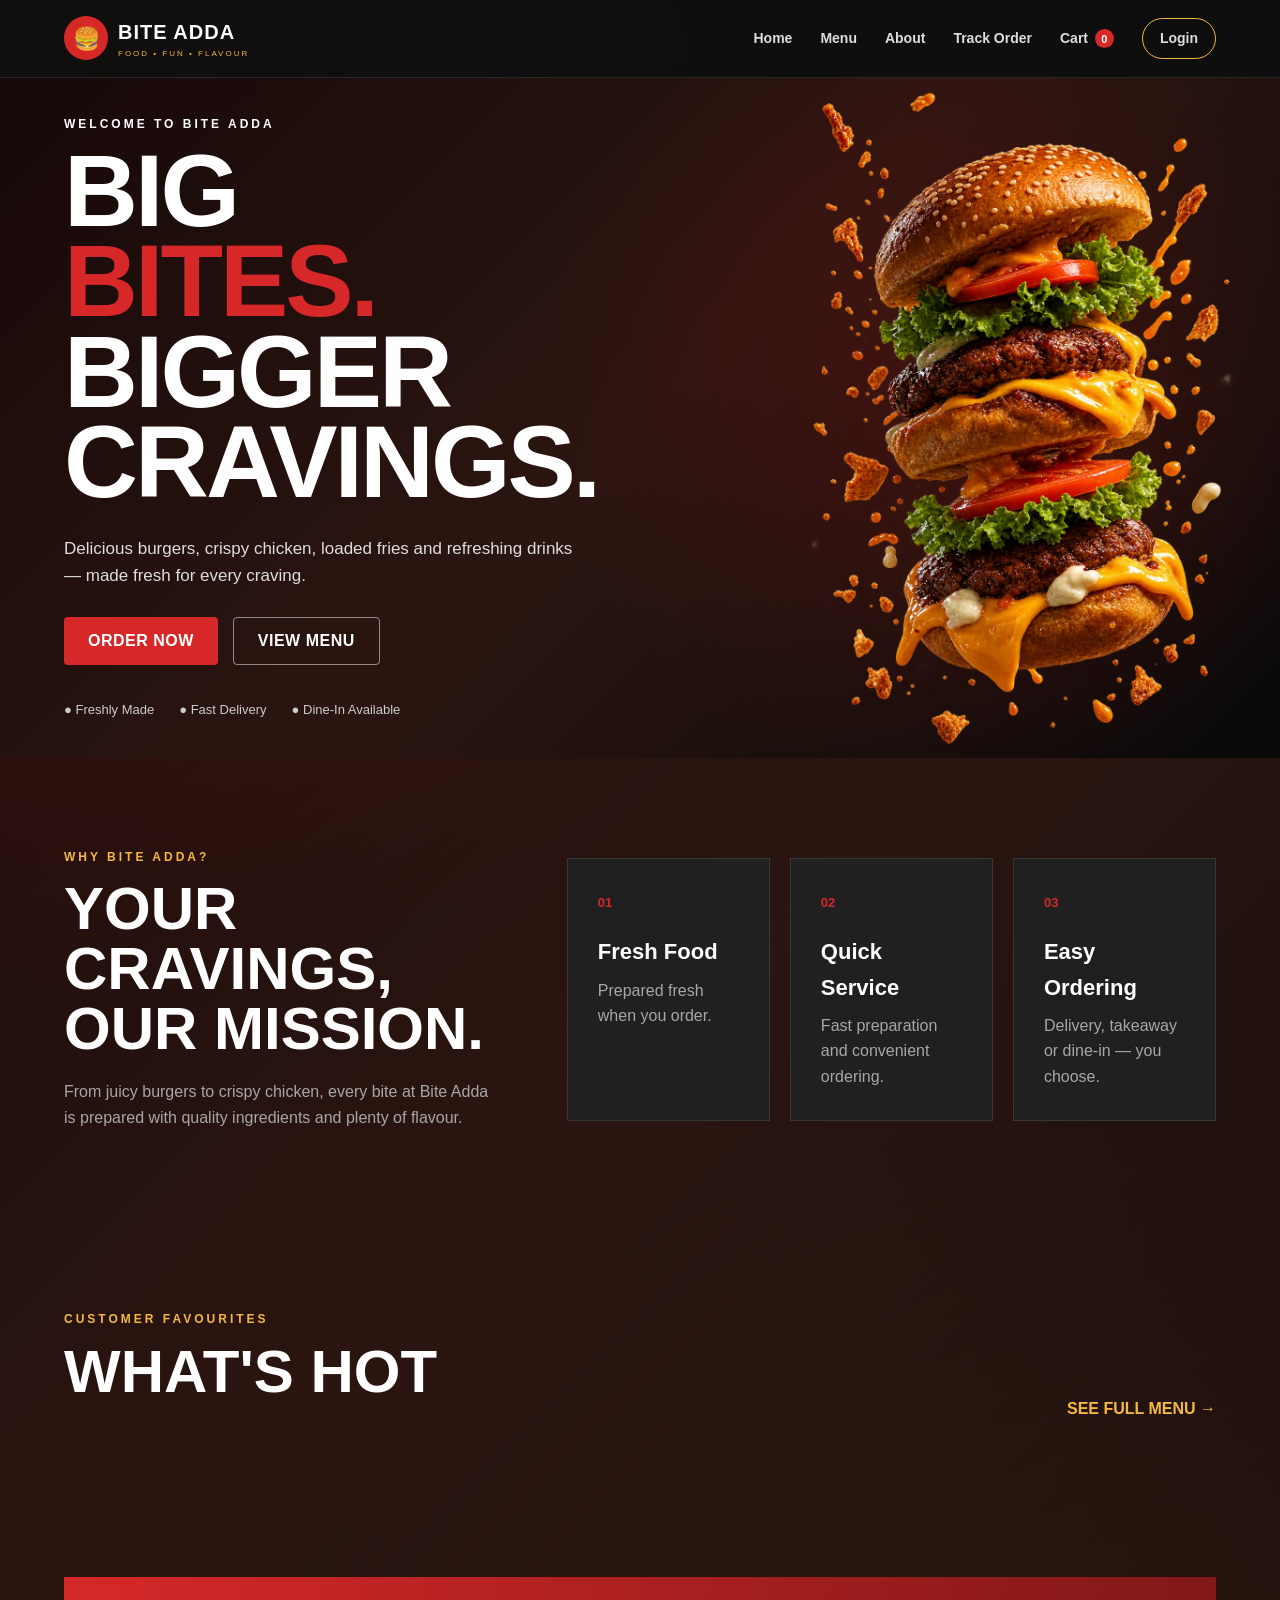
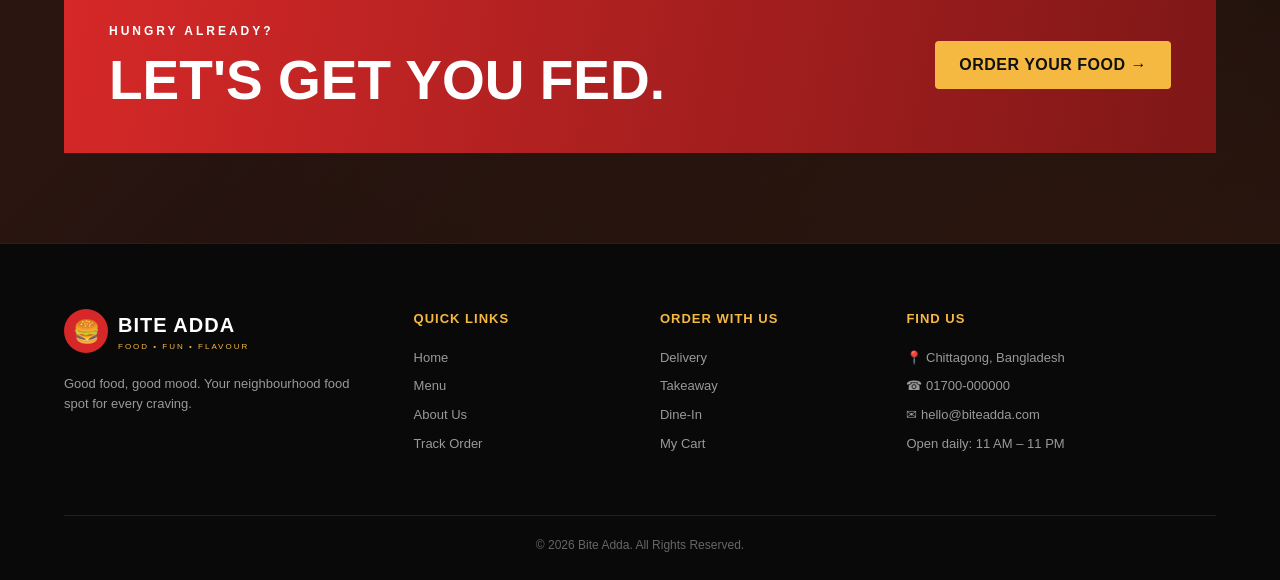
<file: index.html>
<!DOCTYPE html>
<html lang="en">

<head>
    <meta charset="UTF-8">

    <meta name="viewport"
          content="width=device-width, initial-scale=1.0">

    <title>Bite Adda | Home</title>

    <link rel="stylesheet"
          href="css/style.css">
</head>

<body data-page="home">

    
<header class="site-header">

    <a href="index.html" class="brand">

        <div class="brand-mark">
            🍔
        </div>

        <div>
            <b>BITE ADDA</b>

            <small>
                FOOD • FUN • FLAVOUR
            </small>
        </div>

    </a>


    <button
        class="nav-toggle"
        id="navToggle"
        aria-label="Open navigation">

        ☰

    </button>


    <nav class="nav" id="mainNav">

        <a href="index.html" data-nav="home">
            Home
        </a>

        <a href="menu.html" data-nav="menu">
            Menu
        </a>

        <a href="about.html" data-nav="about">
            About
        </a>

        <a href="track.html" data-nav="track">
            Track Order
        </a>

        <a href="cart.html" data-nav="cart">
            Cart
            <span class="cart-badge" id="cartCount">0</span>
        </a>

        <a href="login.html" class="login-pill">
            Login
        </a>

    </nav>

</header>



    <!-- ==============================
         HERO SECTION
    =============================== -->

    <main>

    <section class="hero">

    <div class="hero-overlay"></div>


    <!-- HERO TEXT -->

    <div class="hero-content">

        <p class="eyebrow">
            WELCOME TO BITE ADDA
        </p>

        <h1>
            BIG<br>
            <span>BITES.</span><br>
            BIGGER<br>
            CRAVINGS.
        </h1>

        <p class="hero-copy">
            Delicious burgers, crispy chicken,
            loaded fries and refreshing drinks —
            made fresh for every craving.
        </p>


        <div class="hero-buttons">

            <a href="menu.html"
               class="btn btn-red">
                ORDER NOW
            </a>

            <a href="menu.html"
               class="btn btn-outline">
                VIEW MENU
            </a>

        </div>


        <div class="hero-features">

            <span>● Freshly Made</span>

            <span>● Fast Delivery</span>

            <span>● Dine-In Available</span>

        </div>

    </div>


    <!-- HERO BURGER -->

    <div class="hero-burger">

        <img
            src="images/BurgerHome.jpg"
            alt="Delicious burger">

    </div>

</section>


        <!-- ==============================
             INTRODUCTION
        =============================== -->

        <section class="home-section intro">

            <div class="intro-text">

                <p class="eyebrow gold">
                    WHY BITE ADDA?
                </p>

                <h2>
                    YOUR CRAVINGS,
                    OUR MISSION.
                </h2>

                <p>
                    From juicy burgers to crispy chicken,
                    every bite at Bite Adda is prepared
                    with quality ingredients and plenty
                    of flavour.
                </p>

            </div>


            <div class="feature-grid">

                <article class="feature-card">

                    <span>01</span>

                    <h3>
                        Fresh Food
                    </h3>

                    <p>
                        Prepared fresh when you order.
                    </p>

                </article>


                <article class="feature-card">

                    <span>02</span>

                    <h3>
                        Quick Service
                    </h3>

                    <p>
                        Fast preparation and convenient
                        ordering.
                    </p>

                </article>


                <article class="feature-card">

                    <span>03</span>

                    <h3>
                        Easy Ordering
                    </h3>

                    <p>
                        Delivery, takeaway or dine-in —
                        you choose.
                    </p>

                </article>

            </div>

        </section>


        <!-- ==============================
             POPULAR FOOD
        =============================== -->

        <section class="home-section">

            <div class="section-heading">

                <div>

                    <p class="eyebrow gold">
                        CUSTOMER FAVOURITES
                    </p>

                    <h2>
                        WHAT'S HOT
                    </h2>

                </div>

                <a href="menu.html"
                   class="text-link">
                    SEE FULL MENU →
                </a>

            </div>


            <div id="popularFood"
                 class="food-grid">

                <!-- JavaScript loads food here -->

            </div>

        </section>


        <!-- ==============================
             ORDER CTA
        =============================== -->

        <section class="cta-strip">

            <div>

                <p class="eyebrow">
                    HUNGRY ALREADY?
                </p>

                <h2>
                    LET'S GET YOU FED.
                </h2>

            </div>

            <a href="menu.html"
               class="btn btn-gold">

                ORDER YOUR FOOD →

            </a>

        </section>

    </main>


    <!-- Footer will load here -->
    <!--<div id="footer"></div>-->
    <footer class="footer">

    <div class="footer-brand">

        <div class="brand">

            <div class="brand-mark">
                🍔
            </div>

            <div>
                <b>BITE ADDA</b>

                <small>
                    FOOD • FUN • FLAVOUR
                </small>
            </div>

        </div>

        <p>
            Good food, good mood.
            Your neighbourhood food spot
            for every craving.
        </p>

    </div>


    <div>

        <h4>QUICK LINKS</h4>

        <a href="index.html">Home</a>
        <a href="menu.html">Menu</a>
        <a href="about.html">About Us</a>
        <a href="track.html">Track Order</a>

    </div>


    <div>

        <h4>ORDER WITH US</h4>

        <a href="menu.html">Delivery</a>
        <a href="menu.html">Takeaway</a>
        <a href="menu.html">Dine-In</a>
        <a href="cart.html">My Cart</a>

    </div>


    <div>

        <h4>FIND US</h4>

        <p>📍 Chittagong, Bangladesh</p>
        <p>☎ 01700-000000</p>
        <p>✉ hello@biteadda.com</p>
        <p>Open daily: 11 AM – 11 PM</p>

    </div>


    <div class="footer-bottom">

        © 2026 Bite Adda.
        All Rights Reserved.

    </div>

</footer>


    <script src="js/app.js"></script>
    <script src="js/auth.js"></script>

</body>

</html>
</file>
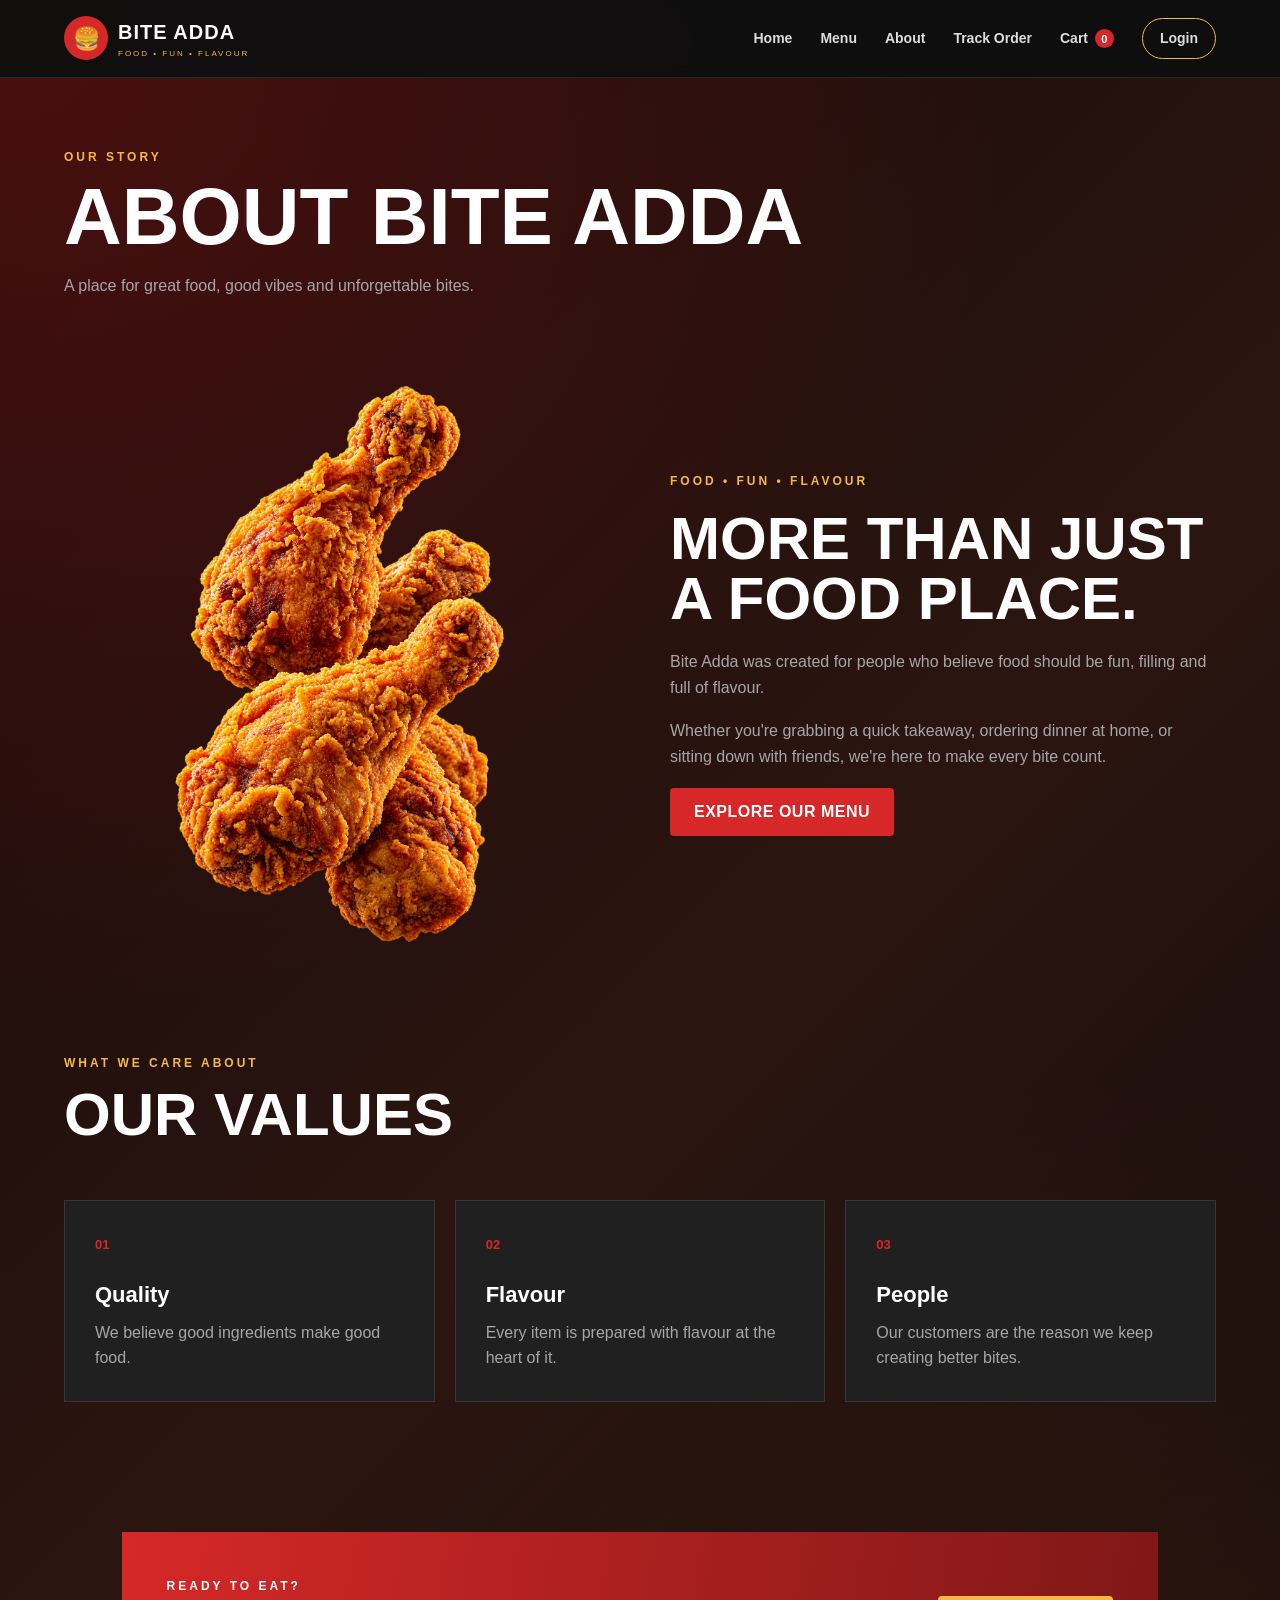
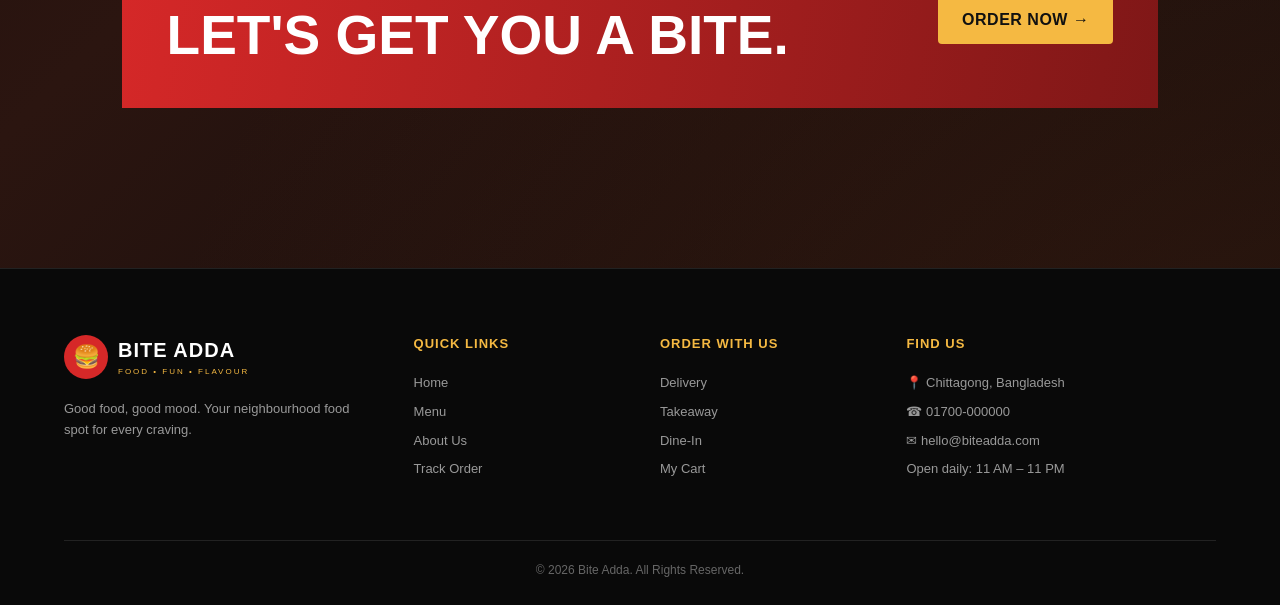
<file: about.html>
<!DOCTYPE html>
<html lang="en">

<head>

    <meta charset="UTF-8">

    <meta name="viewport"
          content="width=device-width, initial-scale=1.0">

    <title>Bite Adda | About Us</title>

    <link rel="stylesheet"
          href="css/style.css">

</head>


<body data-page="about">


    <!--<div id="header"></div>-->
    <header class="site-header">

    <a href="index.html" class="brand">

        <div class="brand-mark">
            🍔
        </div>

        <div>
            <b>BITE ADDA</b>

            <small>
                FOOD • FUN • FLAVOUR
            </small>
        </div>

    </a>

    <button
        class="nav-toggle"
        id="navToggle"
        aria-label="Open navigation">

        ☰

    </button>

    <nav class="nav" id="mainNav">

        <a href="index.html" data-nav="home">
            Home
        </a>

        <a href="menu.html" data-nav="menu">
            Menu
        </a>

        <a href="about.html" data-nav="about">
            About
        </a>

        <a href="track.html" data-nav="track">
            Track Order
        </a>

        <a href="cart.html" data-nav="cart">
            Cart
            <span class="cart-badge" id="cartCount">0</span>
        </a>

        <a href="login.html" class="login-pill">
            Login
        </a>

    </nav>

</header>


    <main class="page-shell">


        <!-- ==============================
             ABOUT HERO
        =============================== -->

        <section class="page-title">

            <p class="eyebrow gold">
                OUR STORY
            </p>

            <h1>
                ABOUT BITE ADDA
            </h1>

            <p>
                A place for great food, good vibes
                and unforgettable bites.
            </p>

        </section>


        <!-- ==============================
             STORY
        =============================== -->

        <section class="about-grid">


            <div class="about-image">

                <img
                    src="images/fried.png"
                    alt="Bite Adda food">

            </div>


            <div class="about-content">

                <p class="eyebrow gold">
                    FOOD • FUN • FLAVOUR
                </p>

                <h2>
                    MORE THAN JUST
                    A FOOD PLACE.
                </h2>

                <p>
                    Bite Adda was created for people
                    who believe food should be fun,
                    filling and full of flavour.
                </p>

                <p>
                    Whether you're grabbing a quick
                    takeaway, ordering dinner at home,
                    or sitting down with friends,
                    we're here to make every bite count.
                </p>

                <a
                    href="menu.html"
                    class="btn btn-red">

                    EXPLORE OUR MENU

                </a>

            </div>

        </section>


        <!-- ==============================
             VALUES
        =============================== -->

        <section class="values-section">

            <div class="section-heading">

                <div>

                    <p class="eyebrow gold">
                        WHAT WE CARE ABOUT
                    </p>

                    <h2>
                        OUR VALUES
                    </h2>

                </div>

            </div>


            <div class="feature-grid">


                <article class="feature-card">

                    <span>
                        01
                    </span>

                    <h3>
                        Quality
                    </h3>

                    <p>
                        We believe good ingredients
                        make good food.
                    </p>

                </article>


                <article class="feature-card">

                    <span>
                        02
                    </span>

                    <h3>
                        Flavour
                    </h3>

                    <p>
                        Every item is prepared with
                        flavour at the heart of it.
                    </p>

                </article>


                <article class="feature-card">

                    <span>
                        03
                    </span>

                    <h3>
                        People
                    </h3>

                    <p>
                        Our customers are the reason
                        we keep creating better bites.
                    </p>

                </article>


            </div>

        </section>


        <!-- ==============================
             CTA
        =============================== -->

        <section class="cta-strip">

            <div>

                <p class="eyebrow">
                    READY TO EAT?
                </p>

                <h2>
                    LET'S GET YOU A BITE.
                </h2>

            </div>


            <a
                href="menu.html"
                class="btn btn-gold">

                ORDER NOW →

            </a>

        </section>

    </main>


    <footer class="footer">

    <div class="footer-brand">

        <div class="brand">

            <div class="brand-mark">
                🍔
            </div>

            <div>
                <b>BITE ADDA</b>

                <small>
                    FOOD • FUN • FLAVOUR
                </small>
            </div>

        </div>

        <p>
            Good food, good mood.
            Your neighbourhood food spot
            for every craving.
        </p>

    </div>


    <div>

        <h4>QUICK LINKS</h4>

        <a href="index.html">Home</a>
        <a href="menu.html">Menu</a>
        <a href="about.html">About Us</a>
        <a href="track.html">Track Order</a>

    </div>


    <div>

        <h4>ORDER WITH US</h4>

        <a href="menu.html">Delivery</a>
        <a href="menu.html">Takeaway</a>
        <a href="menu.html">Dine-In</a>
        <a href="cart.html">My Cart</a>

    </div>


    <div>

        <h4>FIND US</h4>

        <p>📍 Chittagong, Bangladesh</p>
        <p>☎ 01700-000000</p>
        <p>✉ hello@biteadda.com</p>
        <p>Open daily: 11 AM – 11 PM</p>

    </div>


    <div class="footer-bottom">

        © 2026 Bite Adda.
        All Rights Reserved.

    </div>

</footer>

    <script src="js/app.js"></script>
    <script src="js/auth.js"></script>

</body>

</html>
</file>
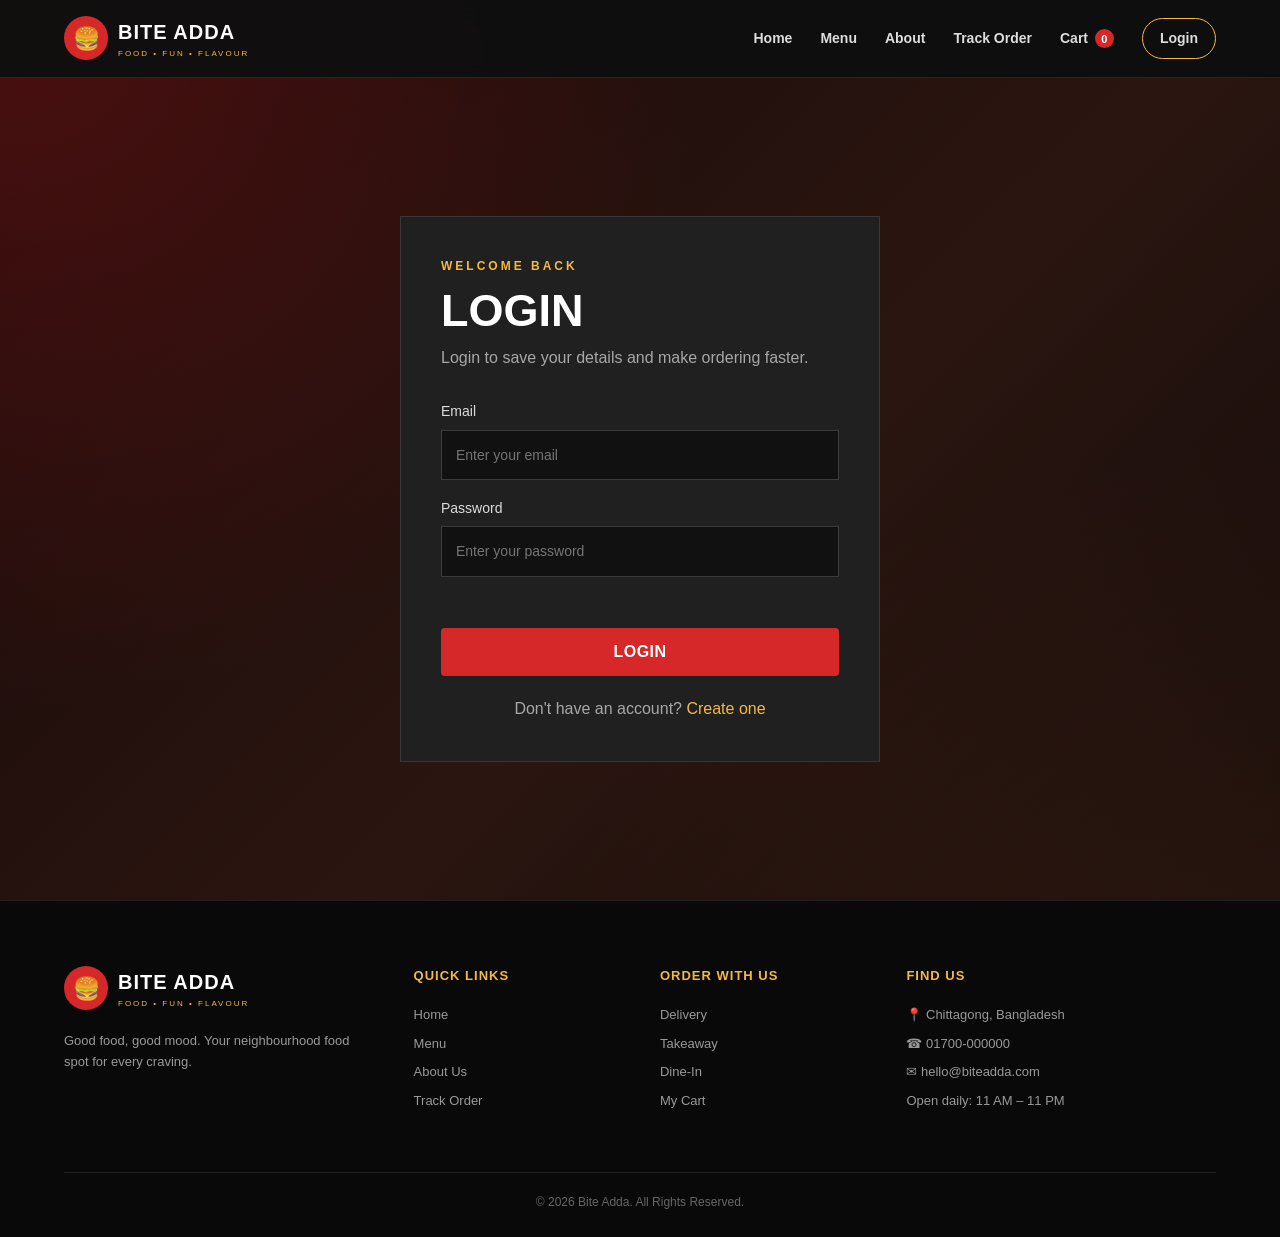
<file: account.html>
<!DOCTYPE html>

<html lang="en">

<head>


<meta charset="UTF-8">

<meta
    name="viewport"
    content="width=device-width, initial-scale=1.0">

<title>Bite Adda | My Account</title>

<link
    rel="stylesheet"
    href="css/style.css">


</head>

<body data-page="account">

<!-- =====================================================
     HEADER
===================================================== -->

<header class="site-header">


<a href="index.html" class="brand">

    <div class="brand-mark">
        🍔
    </div>

    <div>

        <b>BITE ADDA</b>

        <small>
            FOOD • FUN • FLAVOUR
        </small>

    </div>

</a>


<button
    class="nav-toggle"
    id="navToggle"
    aria-label="Open navigation">

    ☰

</button>


<nav
    class="nav"
    id="mainNav">

    <a href="index.html">
        Home
    </a>

    <a href="menu.html">
        Menu
    </a>

    <a href="about.html">
        About
    </a>

    <a href="track.html">
        Track Order
    </a>

    <a href="cart.html">

        Cart

        <span
            class="cart-badge"
            id="cartCount">

            0

        </span>

    </a>

    <a
        href="account.html"
        class="login-pill">

        My Account

    </a>

</nav>


</header>

<!-- =====================================================
     ACCOUNT
===================================================== -->

<main class="auth-page">


<div class="auth-box">

    <p class="eyebrow gold">
        WELCOME BACK
    </p>


    <h1>
        MY ACCOUNT
    </h1>


    <p class="auth-intro">

        Welcome back,
        <strong id="accountName">
            Customer
        </strong>!

    </p>


    <!-- =================================================
         USER DETAILS
    ================================================== -->

    <div class="account-info">

        <h2>
            MY DETAILS
        </h2>


        <p>

            <strong>
                Name:
            </strong>

            <span id="accountFullName">
                -
            </span>

        </p>


        <p>

            <strong>
                Email:
            </strong>

            <span id="accountEmail">
                -
            </span>

        </p>


        <p>

            <strong>
                Phone:
            </strong>

            <span id="accountPhone">
                -
            </span>

        </p>

    </div>



    <!-- =================================================
         ORDER HISTORY
    ================================================== -->

    <div class="order-history">

        <h2>
            MY ORDER HISTORY
        </h2>


        <div id="orderHistory">

            <p>
                Loading your orders...
            </p>

        </div>

    </div>



    <!-- =================================================
         LOGOUT
    ================================================== -->

    <button
        type="button"
        class="btn btn-red wide"
        id="logoutButton">

        LOGOUT

    </button>


</div>


</main>

<!-- =====================================================
     FOOTER
===================================================== -->

<footer class="footer">


<div class="footer-brand">

    <div class="brand">

        <div class="brand-mark">
            🍔
        </div>

        <div>

            <b>BITE ADDA</b>

            <small>
                FOOD • FUN • FLAVOUR
            </small>

        </div>

    </div>


    <p>

        Good food, good mood.
        Your neighbourhood food spot
        for every craving.

    </p>

</div>



<div>

    <h4>
        QUICK LINKS
    </h4>

    <a href="index.html">
        Home
    </a>

    <a href="menu.html">
        Menu
    </a>

    <a href="about.html">
        About Us
    </a>

    <a href="track.html">
        Track Order
    </a>

</div>



<div>

    <h4>
        ORDER WITH US
    </h4>

    <a href="menu.html">
        Delivery
    </a>

    <a href="menu.html">
        Takeaway
    </a>

    <a href="menu.html">
        Dine-In
    </a>

    <a href="cart.html">
        My Cart
    </a>

</div>



<div>

    <h4>
        FIND US
    </h4>

    <p>
        📍 Chittagong, Bangladesh
    </p>

    <p>
        ☎ 01700-000000
    </p>

    <p>
        ✉ hello@biteadda.com
    </p>

    <p>
        Open daily: 11 AM – 11 PM
    </p>

</div>



<div class="footer-bottom">

    © 2026 Bite Adda.
    All Rights Reserved.

</div>


</footer>

<script src="js/app.js"></script>
<script src="js/auth.js"></script>
<script src="js/account.js"></script>

</body>

</html>
</file>
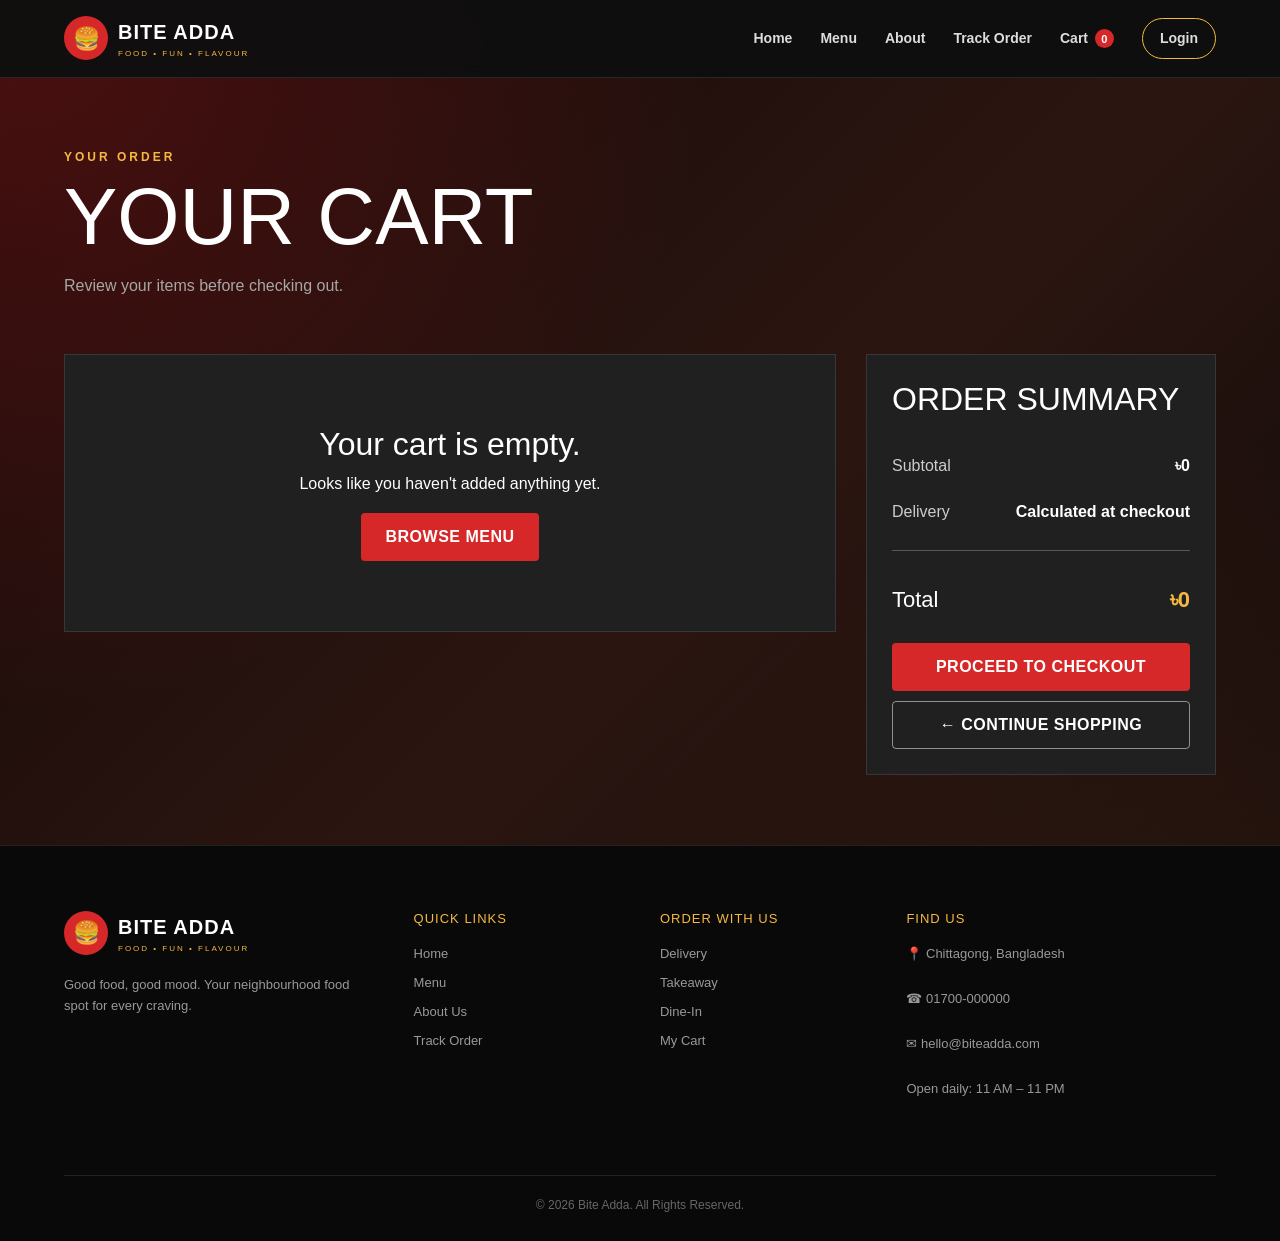
<file: cart.html>
<!DOCTYPE html>
<html lang="en">

<head>

    <meta charset="UTF-8">

    <meta name="viewport"
          content="width=device-width, initial-scale=1.0">

    <title>Bite Adda | Cart</title>
    <link
    href="https://cdn.jsdelivr.net/npm/bootstrap@5.3.3/dist/css/bootstrap.min.css"
    rel="stylesheet">
    <link rel="stylesheet"
          href="css/style.css">

</head>


<body data-page="cart">


    <!-- Header -->

    <header class="site-header">

    <a href="index.html" class="brand">

        <div class="brand-mark">
            🍔
        </div>

        <div>
            <b>BITE ADDA</b>

            <small>
                FOOD • FUN • FLAVOUR
            </small>
        </div>

    </a>

    <button
        class="nav-toggle"
        id="navToggle"
        aria-label="Open navigation">

        ☰

    </button>

    <nav class="nav" id="mainNav">

        <a href="index.html" data-nav="home">
            Home
        </a>

        <a href="menu.html" data-nav="menu">
            Menu
        </a>

        <a href="about.html" data-nav="about">
            About
        </a>

        <a href="track.html" data-nav="track">
            Track Order
        </a>

        <a href="cart.html" data-nav="cart">
            Cart
            <span class="cart-badge" id="cartCount">0</span>
        </a>

        <a href="login.html" class="login-pill">
            Login
        </a>

    </nav>

</header>

    <main class="page-shell">


        <!-- ==============================
             PAGE TITLE
        =============================== -->

        <section class="page-title">

            <p class="eyebrow gold">
                YOUR ORDER
            </p>

            <h1>
                YOUR CART
            </h1>

            <p>
                Review your items before
                checking out.
            </p>

        </section>


        <!-- ==============================
             CART
        =============================== -->

        <section
            id="cartSection"
            class="cart-layout">


            <!-- CART ITEMS -->

            <div>

                <div
                    id="cartItems"
                    class="cart-items">

                    <!-- JavaScript -->

                </div>


                <!-- Empty cart -->

                <div
                    id="emptyCart"
                    class="empty-cart hidden">

                    <h2>
                        Your cart is empty.
                    </h2>

                    <p>
                        Looks like you haven't
                        added anything yet.
                    </p>

                    <a
                        href="menu.html"
                        class="btn btn-red">

                        BROWSE MENU

                    </a>

                </div>

            </div>


            <!-- ==============================
                 SUMMARY
            =============================== -->

            <aside class="cart-summary">

                <h2>
                    ORDER SUMMARY
                </h2>


                <div class="summary-line">

                    <span>
                        Subtotal
                    </span>

                    <strong id="cartSubtotal">
                        ৳0
                    </strong>

                </div>


                <div class="summary-line">

                    <span>
                        Delivery
                    </span>

                    <strong>
                        Calculated at checkout
                    </strong>

                </div>


                <hr>


                <div class="summary-total">

                    <span>
                        Total
                    </span>

                    <strong id="cartTotal">
                        ৳0
                    </strong>

                </div>


                <a
                    href="checkout.html"
                    id="checkoutButton"
                    class="btn btn-red wide">

                    PROCEED TO CHECKOUT

                </a>


                <a
                    href="menu.html"
                    class="btn btn-outline wide">

                    ← CONTINUE SHOPPING

                </a>

            </aside>

        </section>

    </main>


    <!-- Footer -->

    <footer class="footer">

    <div class="footer-brand">

        <div class="brand">

            <div class="brand-mark">
                🍔
            </div>

            <div>
                <b>BITE ADDA</b>

                <small>
                    FOOD • FUN • FLAVOUR
                </small>
            </div>

        </div>

        <p>
            Good food, good mood.
            Your neighbourhood food spot
            for every craving.
        </p>

    </div>


    <div>

        <h4>QUICK LINKS</h4>

        <a href="index.html">Home</a>
        <a href="menu.html">Menu</a>
        <a href="about.html">About Us</a>
        <a href="track.html">Track Order</a>

    </div>


    <div>

        <h4>ORDER WITH US</h4>

        <a href="menu.html">Delivery</a>
        <a href="menu.html">Takeaway</a>
        <a href="menu.html">Dine-In</a>
        <a href="cart.html">My Cart</a>

    </div>


    <div>

        <h4>FIND US</h4>

        <p>📍 Chittagong, Bangladesh</p>
        <p>☎ 01700-000000</p>
        <p>✉ hello@biteadda.com</p>
        <p>Open daily: 11 AM – 11 PM</p>

    </div>


    <div class="footer-bottom">

        © 2026 Bite Adda.
        All Rights Reserved.

    </div>

</footer>


    <script src="js/app.js"></script>
    <script src="js/auth.js"></script>
</body>

</html>
</file>
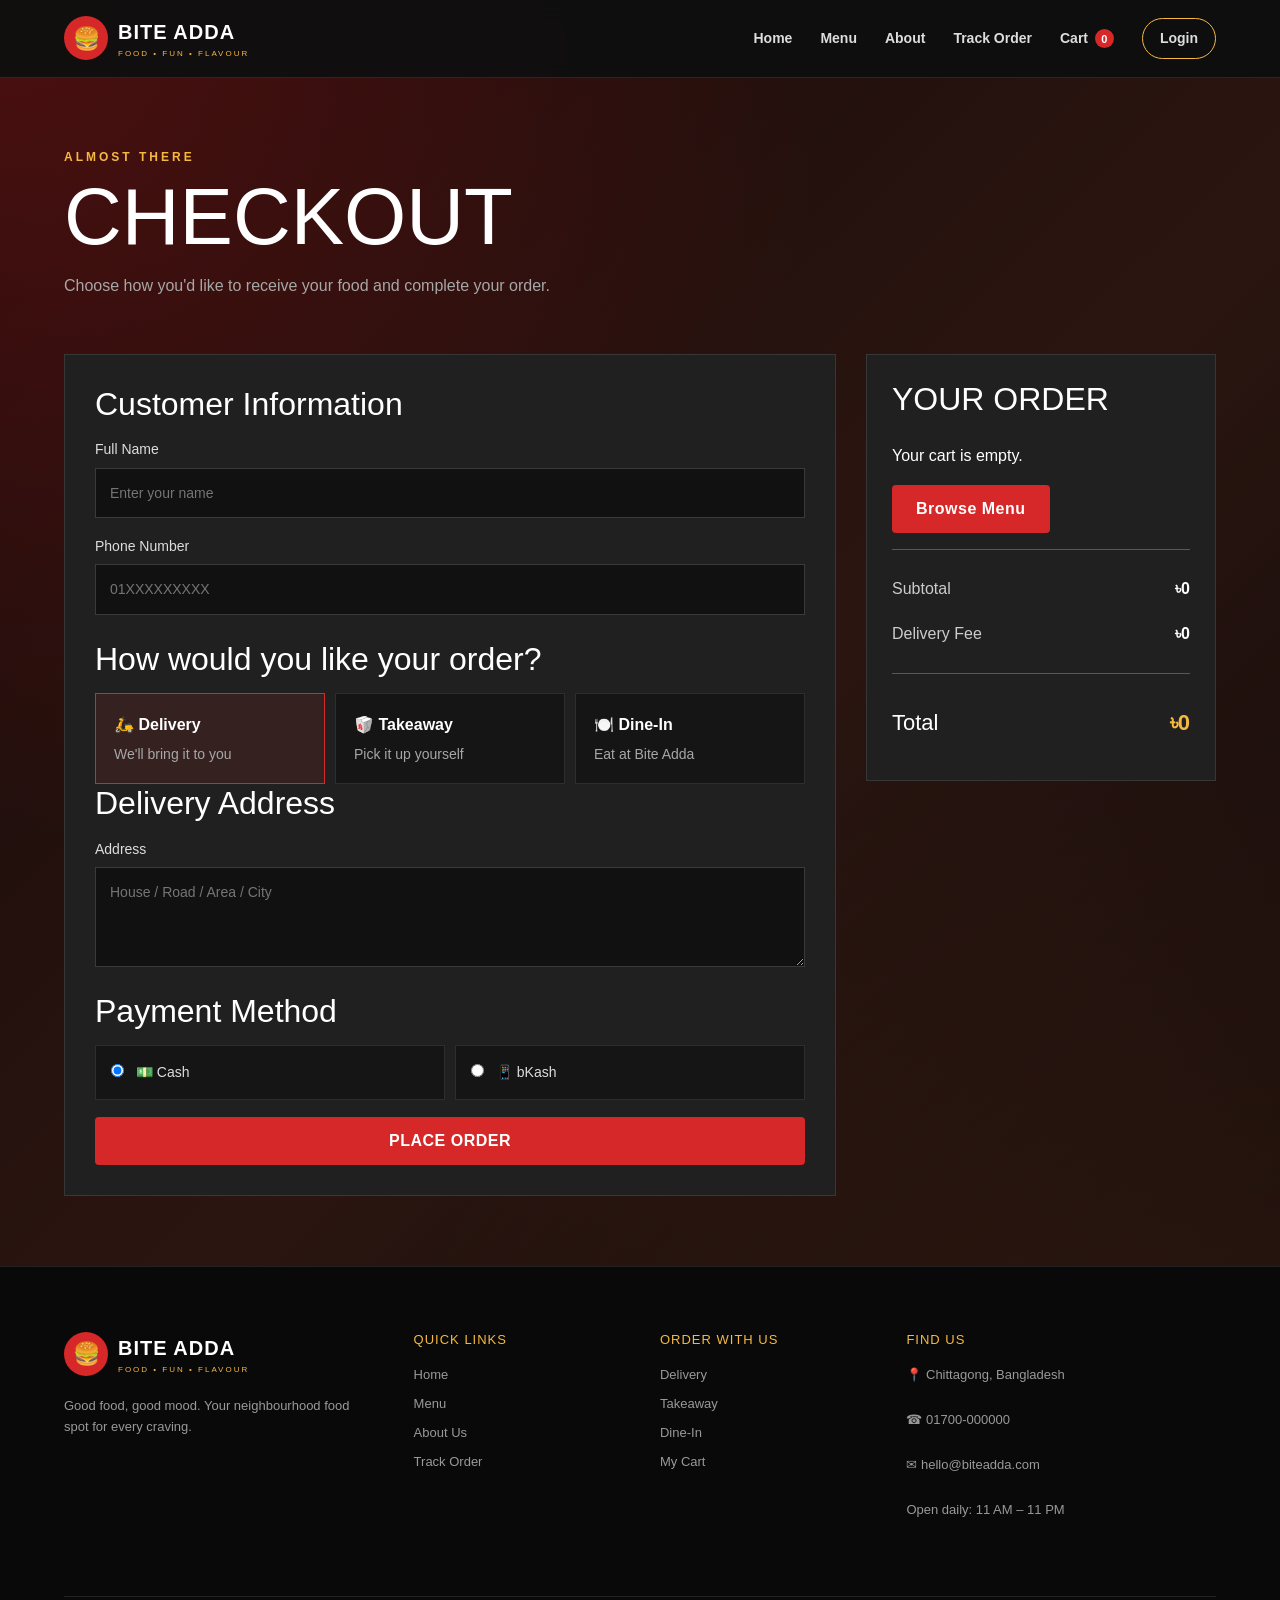
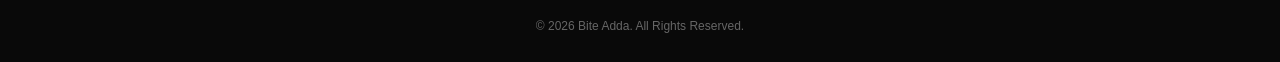
<file: checkout.html>
<!DOCTYPE html>
<html lang="en">

<head>

    <meta charset="UTF-8">

    <meta name="viewport"
          content="width=device-width, initial-scale=1.0">

    <title>Bite Adda | Checkout</title>
    <link
    href="https://cdn.jsdelivr.net/npm/bootstrap@5.3.3/dist/css/bootstrap.min.css"
    rel="stylesheet">
    <link rel="stylesheet"
          href="css/style.css">

</head>


<body data-page="checkout">


    <!-- Header -->

    <header class="site-header">

    <a href="index.html" class="brand">

        <div class="brand-mark">
            🍔
        </div>

        <div>
            <b>BITE ADDA</b>

            <small>
                FOOD • FUN • FLAVOUR
            </small>
        </div>

    </a>

    <button
        class="nav-toggle"
        id="navToggle"
        aria-label="Open navigation">

        ☰

    </button>

    <nav class="nav" id="mainNav">

        <a href="index.html" data-nav="home">
            Home
        </a>

        <a href="menu.html" data-nav="menu">
            Menu
        </a>

        <a href="about.html" data-nav="about">
            About
        </a>

        <a href="track.html" data-nav="track">
            Track Order
        </a>

        <a href="cart.html" data-nav="cart">
            Cart
            <span class="cart-badge" id="cartCount">0</span>
        </a>

        <a href="login.html" class="login-pill">
            Login
        </a>

    </nav>

</header>


    <main class="page-shell">


        <!-- ==============================
             TITLE
        =============================== -->

        <section class="page-title">

            <p class="eyebrow gold">
                ALMOST THERE
            </p>

            <h1>
                CHECKOUT
            </h1>

            <p>
                Choose how you'd like to receive
                your food and complete your order.
            </p>

        </section>


        <!-- ==============================
             CHECKOUT LAYOUT
        =============================== -->

        <form
            id="checkoutForm"
            class="checkout-layout"
            novalidate>


            <!-- =================================
                 LEFT SIDE
            ================================== -->

            <div class="checkout-card">


                <!-- ==============================
                     CUSTOMER INFORMATION
                =============================== -->

                <h2>
                    Customer Information
                </h2>


                <label>

                    Full Name

                    <input
                        type="text"
                        id="customerName"
                        name="name"
                        placeholder="Enter your name"
                        required>

                </label>


                <label>

                    Phone Number

                    <input
                        type="tel"
                        id="customerPhone"
                        name="phone"
                        placeholder="01XXXXXXXXX"
                        pattern="01[0-9]{9}"
                        required>

                </label>


                <!-- ==============================
                     ORDER TYPE
                =============================== -->

                <h2>
                    How would you like your order?
                </h2>


                <div class="order-types">


                    <button
                        type="button"
                        class="order-type active"
                        data-type="delivery">

                        <strong>
                            🛵 Delivery
                        </strong>

                        <small>
                            We'll bring it to you
                        </small>

                    </button>


                    <button
                        type="button"
                        class="order-type"
                        data-type="takeaway">

                        <strong>
                            🥡 Takeaway
                        </strong>

                        <small>
                            Pick it up yourself
                        </small>

                    </button>


                    <button
                        type="button"
                        class="order-type"
                        data-type="dinein">

                        <strong>
                            🍽️ Dine-In
                        </strong>

                        <small>
                            Eat at Bite Adda
                        </small>

                    </button>

                </div>


                <!-- ==============================
                     DELIVERY
                =============================== -->

                <div id="deliveryFields">

                    <h2>
                        Delivery Address
                    </h2>


                    <label>

                        Address

                        <textarea
                            id="address"
                            placeholder="House / Road / Area / City"></textarea>

                    </label>

                </div>


                <!-- ==============================
                     TAKEAWAY
                =============================== -->

                <div
                    id="takeawayFields"
                    class="hidden">

                    <div class="info-box">

                        <strong>
                            🥡 Takeaway
                        </strong>

                        <p>
                            Your order will be prepared
                            and kept ready for pickup.
                        </p>

                    </div>

                </div>


                <!-- ==============================
                     DINE-IN
                =============================== -->

                <div
    id="dineinFields"
    class="hidden">

    <h2>
        Reserve Your Table
    </h2>


    <div class="info-box">

        <strong>
            🍽️ Dine-In Reservation
        </strong>

        <p>
            Select a table and choose when you
            would like to dine with us.
            Please arrive within 15 minutes of
            your reservation time.
        </p>

    </div>


    <!-- RESERVATION DATE -->

    <label>

        Reservation Date

        <input
            type="date"
            id="reservationDate"
            name="reservationDate">

    </label>


    <!-- RESERVATION TIME -->

    <label>

        Reservation Time

        <input
            type="time"
            id="reservationTime"
            name="reservationTime">

    </label>


    <div class="info-box">

        <strong>
            ⏰ 15-Minute Arrival Policy
        </strong>

        <p>
            Your table will be held for
            15 minutes after your reservation
            time. If you do not arrive within
            this period, the reservation will
            automatically be cancelled.
        </p>

    </div>


    <h2>
        Choose Your Table
    </h2>


    <div class="info-box">

        <strong>
            🍽️ Available Tables
        </strong>

        <p>
            Green tables are available.
            Reserved tables cannot be selected.
        </p>

    </div>


    <div
        id="tableGrid"
        class="table-grid">

        <!-- JavaScript loads tables -->

    </div>


    <input
        type="hidden"
        id="selectedTable"
        name="table">

</div>


                <!-- ==============================
                     PAYMENT
                =============================== -->

                <h2>
                    Payment Method
                </h2>


                <div class="payment-options">


                    <label class="payment-option">

                        <input
                            type="radio"
                            name="payment"
                            value="cash"
                            checked>

                        💵 Cash

                    </label>


                    <label class="payment-option">

                        <input
                            type="radio"
                            name="payment"
                            value="bkash">

                        📱 bKash

                    </label>

                </div>


                <!-- ==============================
                     BKASH
                =============================== -->

                <div
                    id="bkashBox"
                    class="bkash-box hidden">

                    <p>
                        Send the payment to:
                    </p>

                    <strong>
                        01700-000000
                    </strong>

                    <p>
                        After payment, enter
                        your bKash Transaction ID.
                    </p>


                    <label>

                        Transaction ID

                        <input
                            type="text"
                            id="transactionId"
                            placeholder="Example: 8A7B6C5D">

                    </label>

                </div>


                <button
                    type="submit"
                    class="btn btn-red wide">

                    PLACE ORDER

                </button>


            </div>


            <!-- =================================
                 RIGHT SIDE
            ================================== -->

            <aside class="order-summary">

                <h2>
                    YOUR ORDER
                </h2>


                <div id="checkoutItems">

                    <!-- JavaScript -->

                </div>


                <hr>


                <div class="summary-line">

                    <span>
                        Subtotal
                    </span>

                    <strong id="subtotal">
                        ৳0
                    </strong>

                </div>


                <div class="summary-line">

                    <span>
                        Delivery Fee
                    </span>

                    <strong id="deliveryFee">
                        ৳60
                    </strong>

                </div>


                <hr>


                <div class="summary-total">

                    <span>
                        Total
                    </span>

                    <strong id="grandTotal">
                        ৳0
                    </strong>

                </div>

            </aside>


        </form>

    </main>


    <!-- Footer -->

    <footer class="footer">

    <div class="footer-brand">

        <div class="brand">

            <div class="brand-mark">
                🍔
            </div>

            <div>
                <b>BITE ADDA</b>

                <small>
                    FOOD • FUN • FLAVOUR
                </small>
            </div>

        </div>

        <p>
            Good food, good mood.
            Your neighbourhood food spot
            for every craving.
        </p>

    </div>


    <div>

        <h4>QUICK LINKS</h4>

        <a href="index.html">Home</a>
        <a href="menu.html">Menu</a>
        <a href="about.html">About Us</a>
        <a href="track.html">Track Order</a>

    </div>


    <div>

        <h4>ORDER WITH US</h4>

        <a href="menu.html">Delivery</a>
        <a href="menu.html">Takeaway</a>
        <a href="menu.html">Dine-In</a>
        <a href="cart.html">My Cart</a>

    </div>


    <div>

        <h4>FIND US</h4>

        <p>📍 Chittagong, Bangladesh</p>
        <p>☎ 01700-000000</p>
        <p>✉ hello@biteadda.com</p>
        <p>Open daily: 11 AM – 11 PM</p>

    </div>


    <div class="footer-bottom">

        © 2026 Bite Adda.
        All Rights Reserved.

    </div>

</footer>


    <script src="js/app.js"></script>
    <script src="js/auth.js"></script>
    <script src="js/orders.js"></script>

</body>

</html>
</file>
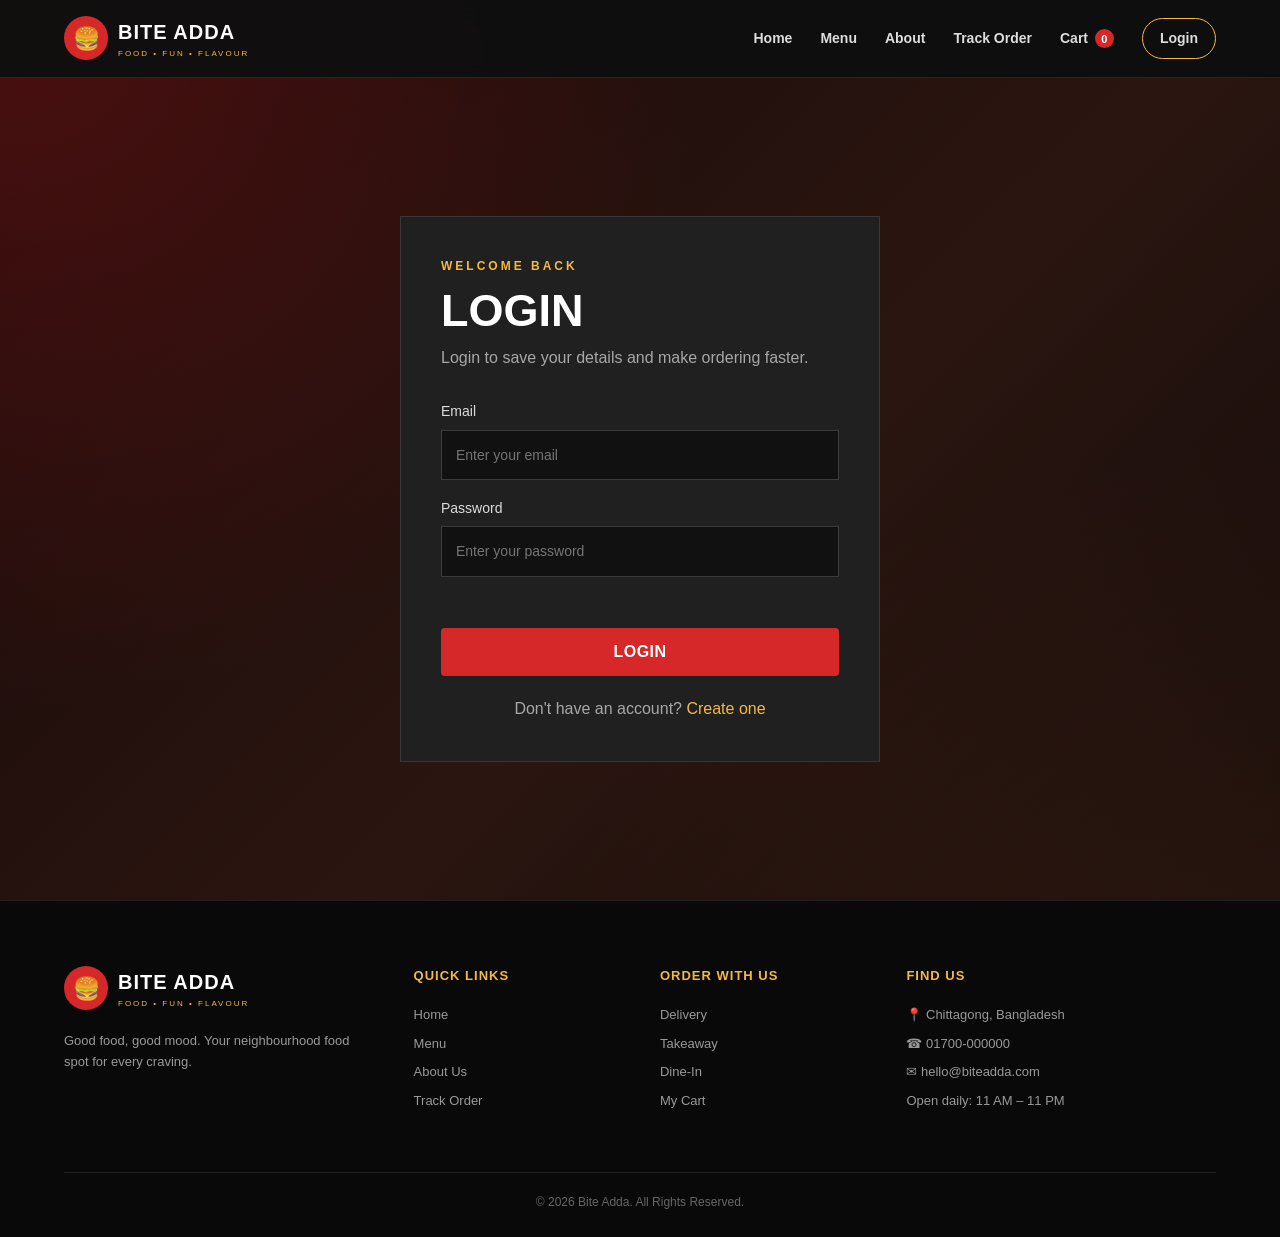
<file: login.html>
<!DOCTYPE html>
<html lang="en">

<head>
    <meta charset="UTF-8">

    <meta name="viewport"
          content="width=device-width, initial-scale=1.0">

    <title>Bite Adda | Login</title>

    <link rel="stylesheet"
          href="css/style.css">
</head>

<body data-page="login">

    <header class="site-header">

    <a href="index.html" class="brand">

        <div class="brand-mark">
            🍔
        </div>

        <div>
            <b>BITE ADDA</b>

            <small>
                FOOD • FUN • FLAVOUR
            </small>
        </div>

    </a>

    <button
        class="nav-toggle"
        id="navToggle"
        aria-label="Open navigation">

        ☰

    </button>

    <nav class="nav" id="mainNav">

        <a href="index.html" data-nav="home">
            Home
        </a>

        <a href="menu.html" data-nav="menu">
            Menu
        </a>

        <a href="about.html" data-nav="about">
            About
        </a>

        <a href="track.html" data-nav="track">
            Track Order
        </a>

        <a href="cart.html" data-nav="cart">
            Cart
            <span class="cart-badge" id="cartCount">0</span>
        </a>

        <a href="login.html" class="login-pill">
            Login
        </a>

    </nav>

</header>

    <main class="auth-page">

        <div class="auth-box">

            <p class="eyebrow gold">
                WELCOME BACK
            </p>

            <h1>
                LOGIN
            </h1>

            <p class="auth-intro">
                Login to save your details and
                make ordering faster.
            </p>


            <form id="loginForm">

                <label>

                    Email

                    <input
                        type="email"
                        id="loginEmail"
                        placeholder="Enter your email"
                        required>

                </label>


                <label>

                    Password

                    <input
                        type="password"
                        id="loginPassword"
                        placeholder="Enter your password"
                        minlength="6"
                        required>

                </label>


                <p
                    id="loginMessage"
                    class="form-message">
                </p>


                <button
                    type="submit"
                    class="btn btn-red wide">

                    LOGIN

                </button>

            </form>


            <p class="auth-switch">

                Don't have an account?

                <a href="register.html">
                    Create one
                </a>

            </p>

        </div>

    </main>


    <footer class="footer">

    <div class="footer-brand">

        <div class="brand">

            <div class="brand-mark">
                🍔
            </div>

            <div>
                <b>BITE ADDA</b>

                <small>
                    FOOD • FUN • FLAVOUR
                </small>
            </div>

        </div>

        <p>
            Good food, good mood.
            Your neighbourhood food spot
            for every craving.
        </p>

    </div>


    <div>

        <h4>QUICK LINKS</h4>

        <a href="index.html">Home</a>
        <a href="menu.html">Menu</a>
        <a href="about.html">About Us</a>
        <a href="track.html">Track Order</a>

    </div>


    <div>

        <h4>ORDER WITH US</h4>

        <a href="menu.html">Delivery</a>
        <a href="menu.html">Takeaway</a>
        <a href="menu.html">Dine-In</a>
        <a href="cart.html">My Cart</a>

    </div>


    <div>

        <h4>FIND US</h4>

        <p>📍 Chittagong, Bangladesh</p>
        <p>☎ 01700-000000</p>
        <p>✉ hello@biteadda.com</p>
        <p>Open daily: 11 AM – 11 PM</p>

    </div>


    <div class="footer-bottom">

        © 2026 Bite Adda.
        All Rights Reserved.

    </div>

</footer>


    <script src="js/app.js"></script>
    <script src="js/auth.js"></script>

</body>

</html>
</file>
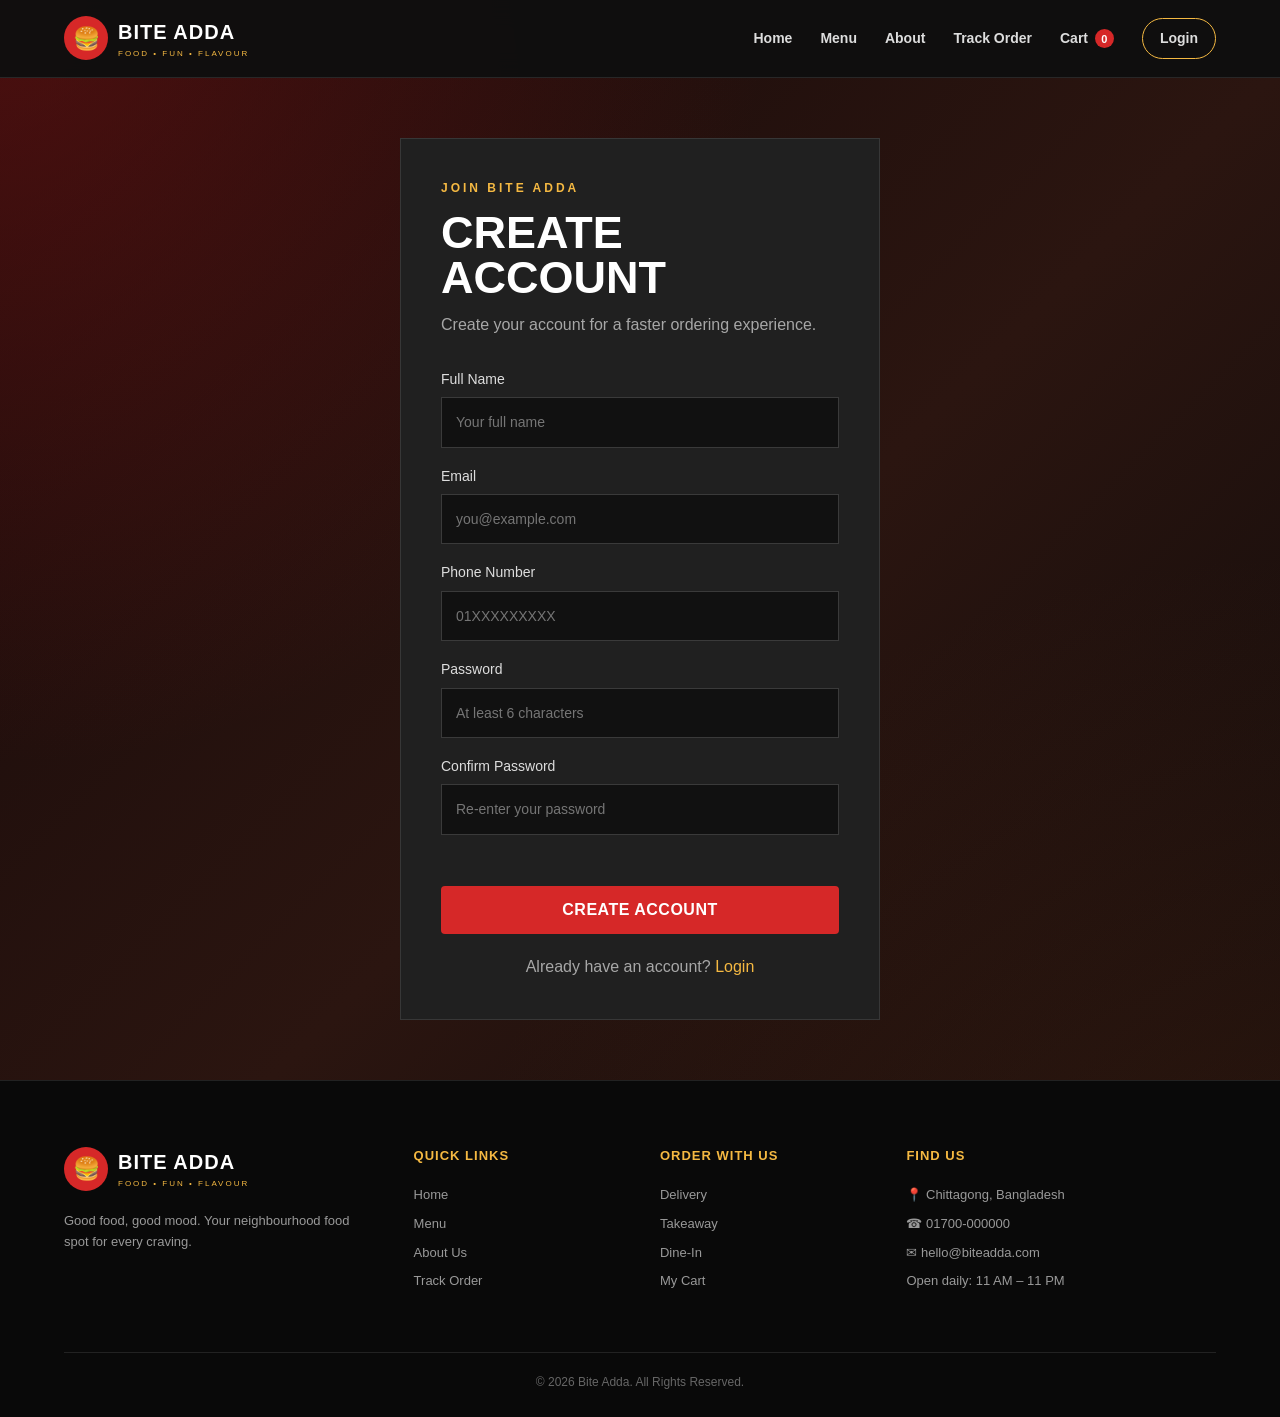
<file: register.html>
<!DOCTYPE html>
<html lang="en">

<head>

    <meta charset="UTF-8">

    <meta name="viewport"
          content="width=device-width, initial-scale=1.0">

    <title>Bite Adda | Register</title>

    <link rel="stylesheet"
          href="css/style.css">

</head>


<body data-page="register">


    <header class="site-header">

    <a href="index.html" class="brand">

        <div class="brand-mark">
            🍔
        </div>

        <div>
            <b>BITE ADDA</b>

            <small>
                FOOD • FUN • FLAVOUR
            </small>
        </div>

    </a>

    <button
        class="nav-toggle"
        id="navToggle"
        aria-label="Open navigation">

        ☰

    </button>

    <nav class="nav" id="mainNav">

        <a href="index.html" data-nav="home">
            Home
        </a>

        <a href="menu.html" data-nav="menu">
            Menu
        </a>

        <a href="about.html" data-nav="about">
            About
        </a>

        <a href="track.html" data-nav="track">
            Track Order
        </a>

        <a href="cart.html" data-nav="cart">
            Cart
            <span class="cart-badge" id="cartCount">0</span>
        </a>

        <a href="login.html" class="login-pill">
            Login
        </a>

    </nav>

</header>


    <main class="auth-page">

        <div class="auth-box">

            <p class="eyebrow gold">
                JOIN BITE ADDA
            </p>

            <h1>
                CREATE ACCOUNT
            </h1>

            <p class="auth-intro">
                Create your account for a
                faster ordering experience.
            </p>


            <form id="registerForm">


                <label>

                    Full Name

                    <input
                        type="text"
                        id="registerName"
                        placeholder="Your full name"
                        minlength="2"
                        required>

                </label>


                <label>

                    Email

                    <input
                        type="email"
                        id="registerEmail"
                        placeholder="you@example.com"
                        required>

                </label>


                <label>

                    Phone Number

                    <input
                        type="tel"
                        id="registerPhone"
                        placeholder="01XXXXXXXXX"
                        pattern="01[0-9]{9}"
                        required>

                </label>


                <label>

                    Password

                    <input
                        type="password"
                        id="registerPassword"
                        placeholder="At least 6 characters"
                        minlength="6"
                        required>

                </label>


                <label>

                    Confirm Password

                    <input
                        type="password"
                        id="confirmPassword"
                        placeholder="Re-enter your password"
                        minlength="6"
                        required>

                </label>


                <p
                    id="registerMessage"
                    class="form-message">
                </p>


                <button
                    type="submit"
                    class="btn btn-red wide">

                    CREATE ACCOUNT

                </button>

            </form>


            <p class="auth-switch">

                Already have an account?

                <a href="login.html">
                    Login
                </a>

            </p>

        </div>

    </main>


    <footer class="footer">

    <div class="footer-brand">

        <div class="brand">

            <div class="brand-mark">
                🍔
            </div>

            <div>
                <b>BITE ADDA</b>

                <small>
                    FOOD • FUN • FLAVOUR
                </small>
            </div>

        </div>

        <p>
            Good food, good mood.
            Your neighbourhood food spot
            for every craving.
        </p>

    </div>


    <div>

        <h4>QUICK LINKS</h4>

        <a href="index.html">Home</a>
        <a href="menu.html">Menu</a>
        <a href="about.html">About Us</a>
        <a href="track.html">Track Order</a>

    </div>


    <div>

        <h4>ORDER WITH US</h4>

        <a href="menu.html">Delivery</a>
        <a href="menu.html">Takeaway</a>
        <a href="menu.html">Dine-In</a>
        <a href="cart.html">My Cart</a>

    </div>


    <div>

        <h4>FIND US</h4>

        <p>📍 Chittagong, Bangladesh</p>
        <p>☎ 01700-000000</p>
        <p>✉ hello@biteadda.com</p>
        <p>Open daily: 11 AM – 11 PM</p>

    </div>


    <div class="footer-bottom">

        © 2026 Bite Adda.
        All Rights Reserved.

    </div>

</footer>


    <script src="js/app.js"></script>
    <script src="js/auth.js"></script>

</body>

</html>
</file>
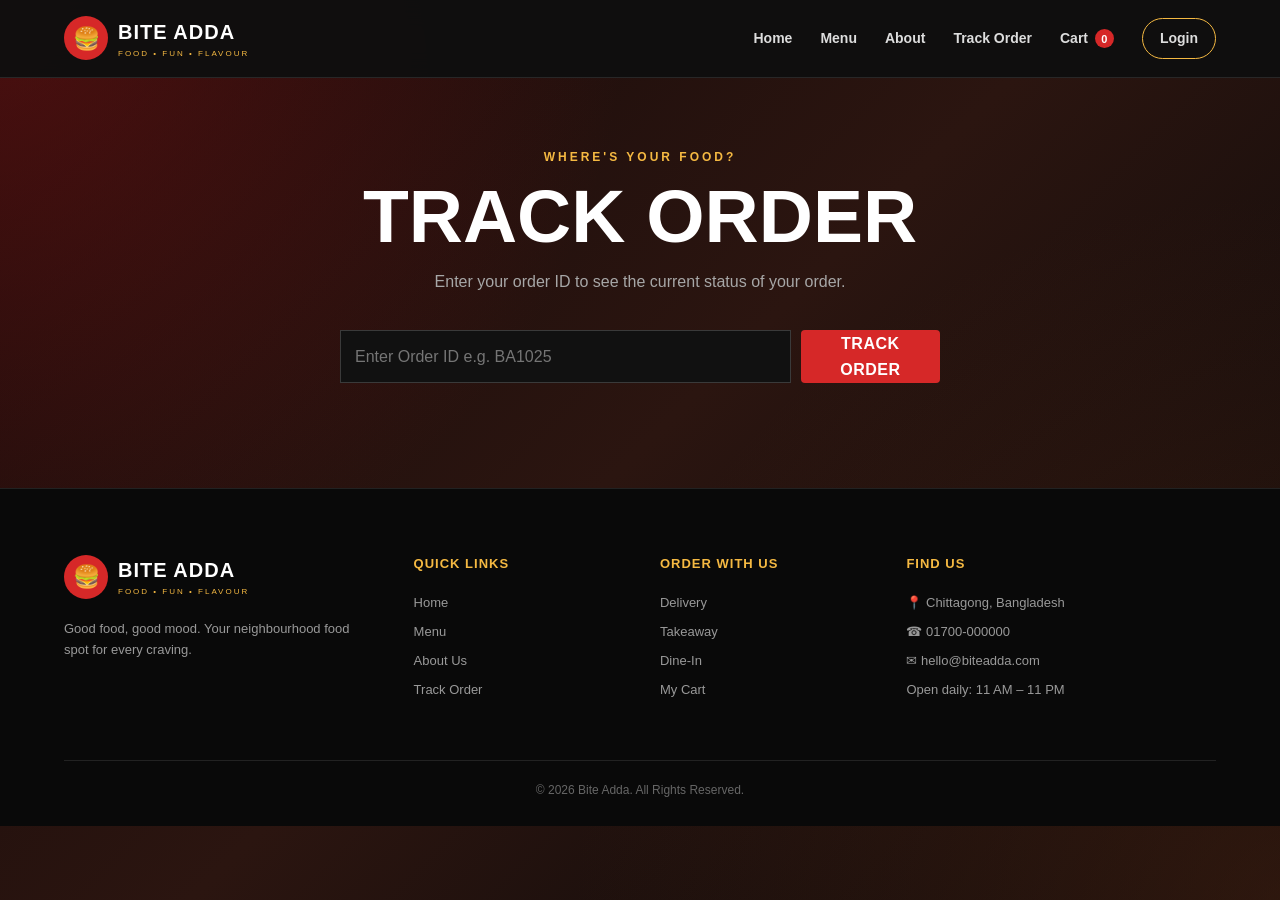
<file: track.html>
<!DOCTYPE html>

<html lang="en">

<head>


<meta charset="UTF-8">

<meta name="viewport"
      content="width=device-width, initial-scale=1.0">

<title>Bite Adda | Track Order</title>

<link rel="stylesheet"
      href="css/style.css">


</head>

<body data-page="track">


<!-- ==============================
     HEADER
=============================== -->

<header class="site-header">

    <a href="index.html" class="brand">

        <div class="brand-mark">
            🍔
        </div>

        <div>
            <b>BITE ADDA</b>

            <small>
                FOOD • FUN • FLAVOUR
            </small>
        </div>

    </a>


    <button
        class="nav-toggle"
        id="navToggle"
        aria-label="Open navigation">

        ☰

    </button>


    <nav class="nav" id="mainNav">

        <a href="index.html" data-nav="home">
            Home
        </a>

        <a href="menu.html" data-nav="menu">
            Menu
        </a>

        <a href="about.html" data-nav="about">
            About
        </a>

        <a href="track.html" data-nav="track">
            Track Order
        </a>

        <a href="cart.html" data-nav="cart">

            Cart

            <span
                class="cart-badge"
                id="cartCount">

                0

            </span>

        </a>

        <a href="login.html" class="login-pill">
            Login
        </a>

    </nav>

</header>



<!-- ==============================
     TRACK ORDER
=============================== -->

<main class="page-shell">

    <section class="track-page">

        <p class="eyebrow gold">
            WHERE'S YOUR FOOD?
        </p>


        <h1>
            TRACK ORDER
        </h1>


        <p>
            Enter your order ID to see
            the current status of your order.
        </p>


        <!-- ==============================
             TRACK FORM
        =============================== -->

        <form
            id="trackForm"
            class="track-form">

            <input
                type="text"
                id="orderIdInput"
                placeholder="Enter Order ID e.g. BA1025"
                required>

            <button
                type="submit"
                class="btn btn-red">

                TRACK ORDER

            </button>

        </form>


        <!-- ==============================
             TRACK RESULT
        =============================== -->

        <div
            id="trackResult"
            class="track-result hidden">


            <div class="track-order-header">

                <div>

                    <span class="food-category">
                        ORDER ID
                    </span>

                    <h2 id="displayOrderId">
                        BA1025
                    </h2>

                </div>


                <div class="track-type"
                     id="displayOrderType">

                    Delivery

                </div>

            </div>


            <!-- TIMELINE -->

            <div
                id="statusTimeline"
                class="status-timeline">

                <!-- JavaScript creates steps -->

            </div>


        </div>


        <!-- ERROR -->

        <p
            id="trackError"
            class="track-error hidden">

            Order not found. Please check your Order ID.

        </p>

    </section>

</main>



<!-- ==============================
     FOOTER
=============================== -->

<footer class="footer">

    <div class="footer-brand">

        <div class="brand">

            <div class="brand-mark">
                🍔
            </div>

            <div>

                <b>BITE ADDA</b>

                <small>
                    FOOD • FUN • FLAVOUR
                </small>

            </div>

        </div>


        <p>
            Good food, good mood.
            Your neighbourhood food spot
            for every craving.
        </p>

    </div>


    <div>

        <h4>QUICK LINKS</h4>

        <a href="index.html">Home</a>

        <a href="menu.html">Menu</a>

        <a href="about.html">About Us</a>

        <a href="track.html">Track Order</a>

    </div>


    <div>

        <h4>ORDER WITH US</h4>

        <a href="menu.html">Delivery</a>

        <a href="menu.html">Takeaway</a>

        <a href="menu.html">Dine-In</a>

        <a href="cart.html">My Cart</a>

    </div>


    <div>

        <h4>FIND US</h4>

        <p>📍 Chittagong, Bangladesh</p>

        <p>☎ 01700-000000</p>

        <p>✉ hello@biteadda.com</p>

        <p>Open daily: 11 AM – 11 PM</p>

    </div>


    <div class="footer-bottom">

        © 2026 Bite Adda.
        All Rights Reserved.

    </div>

</footer>


<script src="js/app.js"></script>
<script src="js/auth.js"></script>

</body>

</html>
</file>
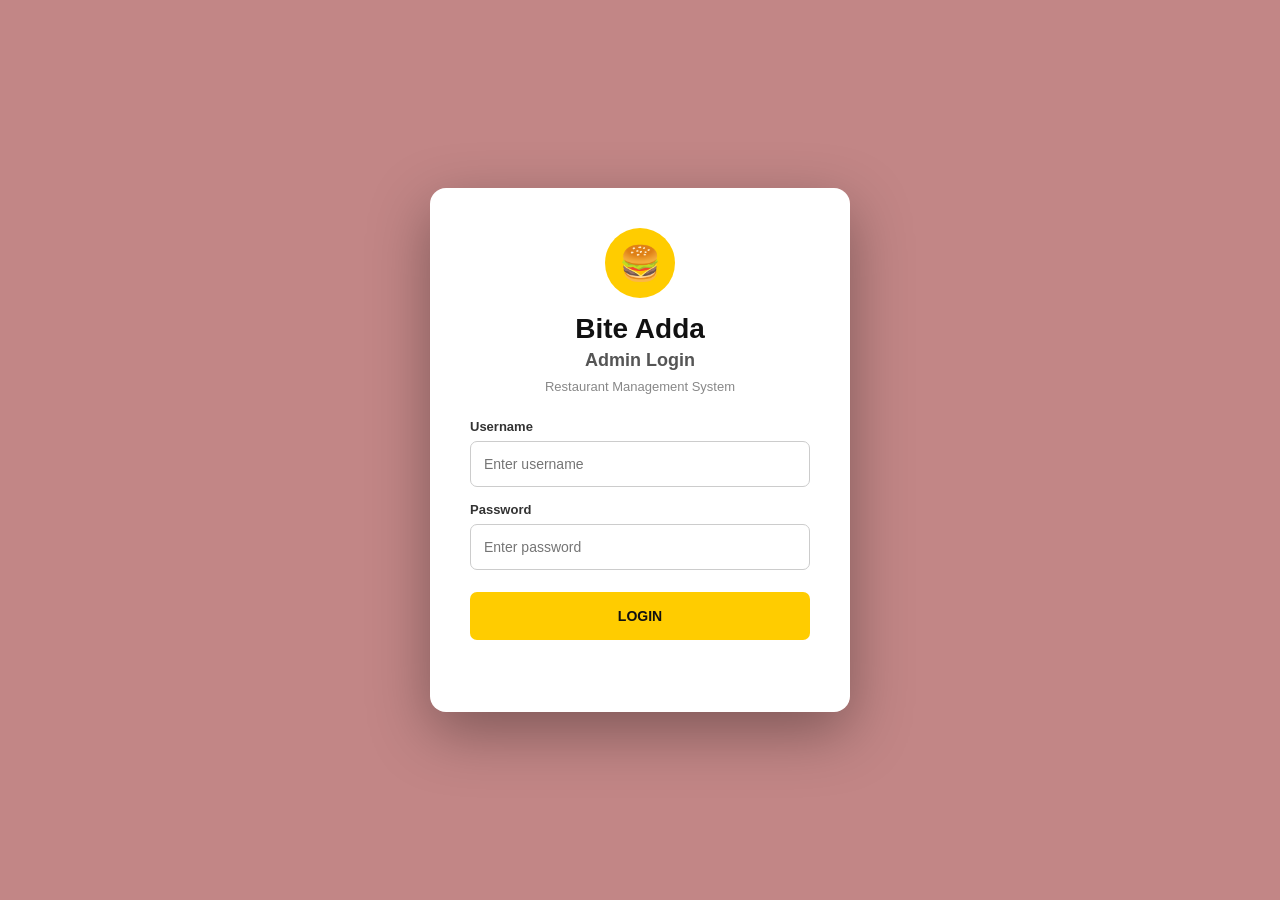
<file: admin/admin-login.html>
<!DOCTYPE html>
<html lang="en">

<head>

    <meta charset="UTF-8">

    <meta
        name="viewport"
        content="width=device-width, initial-scale=1.0"
    >

    <title>Admin Login - Bite Adda</title>

    <link rel="stylesheet" href="admin.css">

</head>


<body class="admin-login-page">


    <div class="login-box">

        <div class="login-icon">
            🍔
        </div>

        <h1>Bite Adda</h1>

        <h2>Admin Login</h2>

        <p class="login-subtitle">
            Restaurant Management System
        </p>


        <form id="loginForm">


            <label for="username">
                Username
            </label>

            <input
                type="text"
                id="username"
                placeholder="Enter username"
                required
            >


            <label for="password">
                Password
            </label>

            <input
                type="password"
                id="password"
                placeholder="Enter password"
                required
            >


            <button type="submit">
                LOGIN
            </button>


            <p
                id="loginError"
                class="login-error"
            ></p>


        </form>

    </div>


    <script>

        document
            .getElementById("loginForm")
            .addEventListener(
                "submit",
                function(event) {

                    event.preventDefault();


                    const username =
                        document
                            .getElementById("username")
                            .value
                            .trim();


                    const password =
                        document
                            .getElementById("password")
                            .value;


                    

                    if (
                        username === "admin" &&
                        password === "1234"
                    ) {

                        localStorage.setItem(
                            "biteAddaAdminLoggedIn",
                            "true"
                        );


                        window.location.href =
                            "admin.html";

                    }

                    else {

                        document
                            .getElementById("loginError")
                            .textContent =
                            "Invalid username or password.";

                    }

                }
            );

    </script>

</body>

</html>
</file>
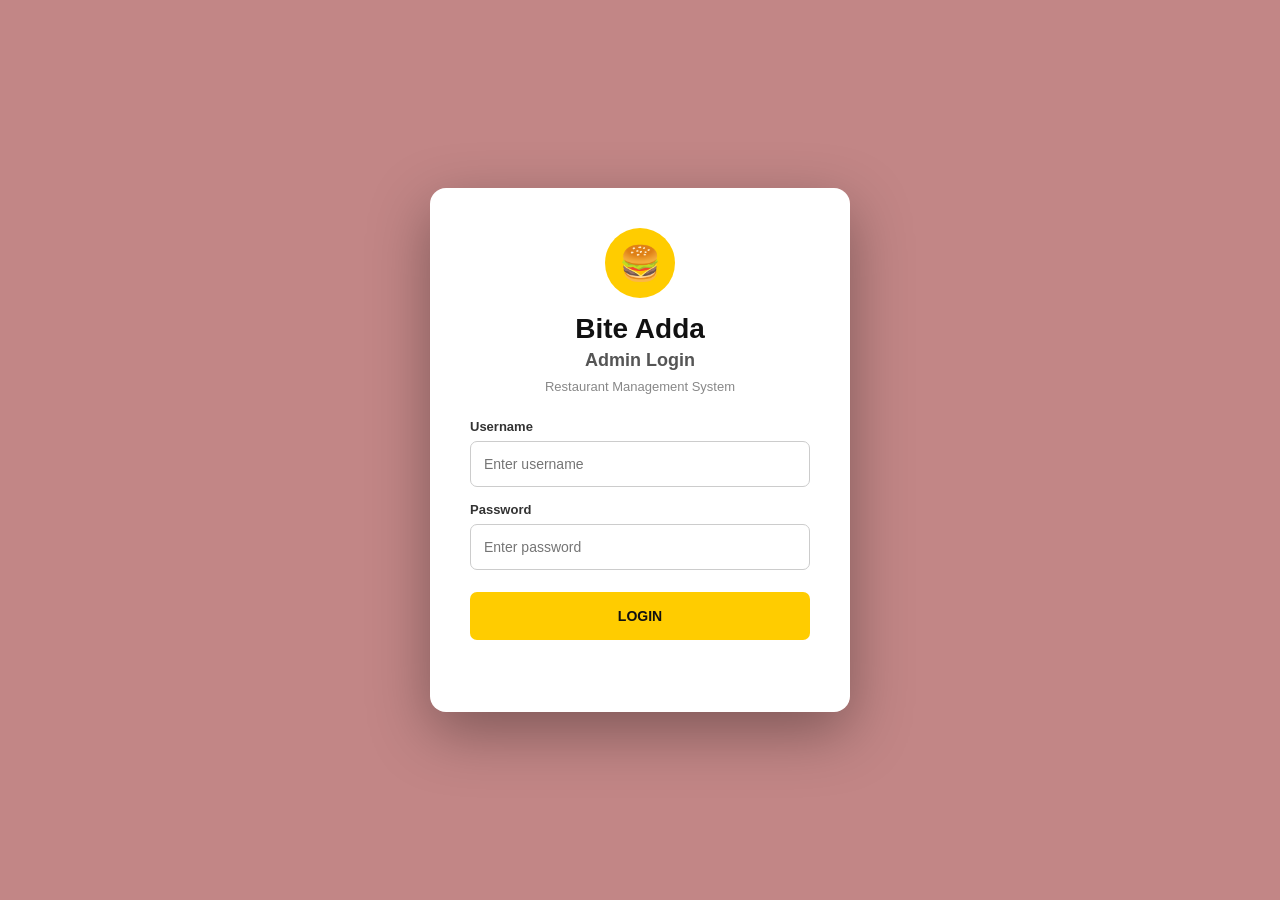
<file: admin/admin.html>
<!DOCTYPE html>
<html lang="en">

<head>

    <meta charset="UTF-8">

    <meta
        name="viewport"
        content="width=device-width, initial-scale=1.0"
    >

    <title>Admin Dashboard - Bite Adda</title>

    <link rel="stylesheet" href="admin.css">

</head>


<body>


    <!-- =========================================
         SIDEBAR
    ========================================== -->

    <aside class="sidebar">


        <div class="sidebar-logo">

            <div class="logo-icon">
                🍔
            </div>

            <div>

                <h2>Bite Adda</h2>

                <span>
                    Admin Panel
                </span>

            </div>

        </div>


        <nav class="admin-nav">


            <button
                class="nav-button active"
                onclick="showSection('dashboard')"
            >

                <span>📊</span>

                Dashboard

            </button>


            <button
                class="nav-button"
                onclick="showSection('orders')"
            >

                <span>📦</span>

                Orders

            </button>


            <button
                class="nav-button"
                onclick="showSection('menu')"
            >

                <span>🍔</span>

                Menu

            </button>


            <button
                class="nav-button"
                onclick="showSection('restaurant')"
            >

                <span>⚙️</span>

                Restaurant

            </button>


        </nav>


        <div class="sidebar-bottom">

            <button
                class="nav-button logout-button"
                onclick="logout()"
            >

                <span>🚪</span>

                Logout

            </button>

        </div>


    </aside>



    <!-- =========================================
         MAIN CONTENT
    ========================================== -->

    <main class="admin-main">


        <!-- HEADER -->

        <header class="admin-header">


            <div>

                <h1 id="pageTitle">
                    Dashboard
                </h1>

                <p id="pageSubtitle">
                    Welcome to your restaurant dashboard.
                </p>

            </div>


            <div class="admin-user">

                <div class="admin-avatar">
                    A
                </div>

                <div>

                    <strong>
                        Admin
                    </strong>

                    <small>
                        Restaurant Manager
                    </small>

                </div>

            </div>


        </header>



        <!-- =====================================
             DASHBOARD
        ====================================== -->

        <section
            id="dashboard"
            class="admin-section"
        >


            <div class="stats-grid">


                <div class="stat-card">

                    <div class="stat-icon">
                        📦
                    </div>

                    <div>

                        <p>
                            Total Orders
                        </p>

                        <h2 id="totalOrders">
                            0
                        </h2>

                    </div>

                </div>



                <div class="stat-card">

                    <div class="stat-icon">
                        ⏳
                    </div>

                    <div>

                        <p>
                            Pending
                        </p>

                        <h2 id="pendingOrders">
                            0
                        </h2>

                    </div>

                </div>



                <div class="stat-card">

                    <div class="stat-icon">
                        ✅
                    </div>

                    <div>

                        <p>
                            Completed
                        </p>

                        <h2 id="completedOrders">
                            0
                        </h2>

                    </div>

                </div>



                <div class="stat-card">

                    <div class="stat-icon">
                        ৳
                    </div>

                    <div>

                        <p>
                            Total Sales
                        </p>

                        <h2 id="totalSales">
                            ৳0
                        </h2>

                    </div>

                </div>


            </div>



            <!-- RECENT ORDER -->

            <div class="dashboard-card">


                <div class="card-header">

                    <div>

                        <h2>
                            Latest Order
                        </h2>

                        <p>
                            Most recently placed order
                        </p>

                    </div>


                    <button
                        class="small-button"
                        onclick="showSection('orders')"
                    >
                        View Orders
                    </button>

                </div>


                <div id="latestOrder">

                    <p class="empty-message">
                        No order found.
                    </p>

                </div>


            </div>


        </section>



        <!-- =====================================
             ORDERS
        ====================================== -->

        <section
            id="orders"
            class="admin-section hidden-section"
        >


            <div class="section-heading">

                <div>

                    <h2>
                        Order Management
                    </h2>

                    <p>
                        View and manage the latest customer order.
                    </p>

                </div>


                <button
                    class="refresh-button"
                    onclick="loadAll()"
                >
                    🔄 Refresh
                </button>

            </div>


            <div id="ordersContainer">

                <p class="empty-message">
                    No orders found.
                </p>

            </div>


        </section>



        <!-- =====================================
             MENU
        ====================================== -->

        <section
            id="menu"
            class="admin-section hidden-section"
        >


            <div class="section-heading">

                <div>

                    <h2>
                        Menu
                    </h2>

                    <p>
                        Current restaurant menu items.
                    </p>

                </div>

            </div>


            <div
                id="menuContainer"
                class="menu-admin-grid"
            >

            </div>


        </section>



        <!-- =====================================
             RESTAURANT
        ====================================== -->

        <section
            id="restaurant"
            class="admin-section hidden-section"
        >


            <div class="dashboard-card">

                <h2>
                    Restaurant Information
                </h2>


                <div class="restaurant-info">


                    <div class="info-row">

                        <span>
                            Restaurant
                        </span>

                        <strong>
                            Bite Adda
                        </strong>

                    </div>


                    <div class="info-row">

                        <span>
                            Order Types
                        </span>

                        <strong>
                            Delivery / Takeaway / Dine-In
                        </strong>

                    </div>


                    <div class="info-row">

                        <span>
                            Payment
                        </span>

                        <strong>
                            Cash / bKash
                        </strong>

                    </div>


                    <div class="info-row">

                        <span>
                            System
                        </span>

                        <strong>
                            Frontend Demo
                        </strong>

                    </div>


                </div>

            </div>


        </section>


    </main>


    <script src="admin.js"></script>

</body>

</html>
</file>
<file: css/style.css>
/* =====================================================
   BITE ADDA
   MAIN RESPONSIVE STYLESHEET
===================================================== */


* {
    margin: 0;
    padding: 0;
    box-sizing: border-box;
}


html {
    scroll-behavior: smooth;
}


body {
    font-family: Arial, Helvetica, sans-serif;

    background:
        radial-gradient(
            circle at top left,
            rgba(120, 20, 20, 0.55),
            transparent 40%
        ),
        radial-gradient(
            circle at bottom right,
            rgba(90, 40, 20, 0.45),
            transparent 45%
        ),
        linear-gradient(
            135deg,
            #160909,
            #2b1510,
            #090909
        );

    color: #ffffff;

    line-height: 1.6;

    min-height: 100vh;
}


img {
    max-width: 100%;
    display: block;
}


a {
    text-decoration: none;
    color: inherit;
}


button,
input,
textarea,
select {
    font: inherit;
}


button {
    cursor: pointer;
}


/* =====================================================
   VARIABLES
===================================================== */

:root {

    --black: #111111;

    --dark: #181818;

    --dark-card: #202020;

    --red: #d62828;

    --red-dark: #a91f1f;

    --gold: #f5b942;

    --white: #ffffff;

    --muted: #a7a7a7;

    --border: rgba(255,255,255,0.10);

    --max-width: 1200px;

}


/* =====================================================
   HEADER
===================================================== */

.site-header {

    width: 100%;

    min-height: 78px;

    padding: 0 5%;

    display: flex;

    align-items: center;

    justify-content: space-between;

    background: rgba(15,15,15,0.96);

    border-bottom: 1px solid var(--border);

    position: sticky;

    top: 0;

    z-index: 1000;

    backdrop-filter: blur(12px);

}


/* =====================================================
   BRAND
===================================================== */

.brand {

    display: flex;

    align-items: center;

    gap: 10px;

}


.brand-mark {

    width: 44px;

    height: 44px;

    background: var(--red);

    border-radius: 50%;

    display: grid;

    place-items: center;

    font-size: 22px;

}


.brand b {

    display: block;

    font-size: 20px;

    letter-spacing: 1px;

}


.brand small {

    display: block;

    color: var(--gold);

    font-size: 8px;

    letter-spacing: 2px;

}


/* =====================================================
   NAVIGATION
===================================================== */

.nav {

    display: flex;

    align-items: center;

    gap: 28px;

}


.nav a {

    color: #dddddd;

    font-size: 14px;

    font-weight: 600;

    transition: 0.25s;

    position: relative;

}


.nav a:hover,
.nav a.active {

    color: var(--gold);

}


.nav a.active::after {

    content: "";

    position: absolute;

    left: 0;

    right: 0;

    bottom: -8px;

    height: 2px;

    background: var(--red);

}


.login-pill {

    border: 1px solid var(--gold);

    padding: 8px 17px;

    border-radius: 30px;

}


.login-pill:hover {

    background: var(--gold);

    color: #111 !important;

}


/* =====================================================
   CART BADGE
===================================================== */

.cart-badge {

    display: inline-grid;

    place-items: center;

    min-width: 19px;

    height: 19px;

    margin-left: 3px;

    padding: 2px 5px;

    border-radius: 20px;

    background: var(--red);

    color: white;

    font-size: 11px;

}


/* =====================================================
   MOBILE NAV BUTTON
===================================================== */

.nav-toggle {

    display: none;

    border: none;

    background: transparent;

    color: white;

    font-size: 28px;

}


/* =====================================================
   HERO
===================================================== */

.hero {

    min-height: 680px;

    position: relative;

    display: flex;

    align-items: center;

    overflow: hidden;

    background:
        radial-gradient(
            circle at 75% 45%,
            rgba(120, 20, 20, 0.35),
            transparent 40%
        ),
        linear-gradient(
            135deg,
            #160909 0%,
            #2b1510 50%,
            #090909 100%
        );

}


/* =====================================================
   HERO BURGER
===================================================== */

.hero-burger {

    position: absolute;

    right: 2%;

    top: 50%;

    width: 480px;

    transform: translateY(-50%);

    z-index: 1;

    animation: burgerEnter 1.5s ease-out forwards;

}


.hero-burger img {

    width: 100%;

    height: auto;

    display: block;

    object-fit: contain;

}


/* Burger enters from the RIGHT */

@keyframes burgerEnter {

    0% {

        transform:
            translate(120vw, -50%)
            rotate(12deg);

        opacity: 0;

    }

    70% {

        transform:
            translate(-25px, -50%)
            rotate(-2deg);

        opacity: 1;

    }

    100% {

        transform:
            translate(0, -50%)
            rotate(0deg);

        opacity: 1;

    }

}




/* =====================================================
   HERO CONTENT
===================================================== */

.hero-content {

    position: relative;

    z-index: 2;

    width: min(1200px, 90%);

    margin: auto;

}


/* Keep the text on the LEFT */

.hero-content {

    max-width: 1200px;

}


/* =====================================================
   EXISTING HERO STYLES
===================================================== */

.eyebrow {

    color: var(--white);

    font-size: 12px;

    font-weight: 700;

    letter-spacing: 3px;

    margin-bottom: 12px;

}


.eyebrow.gold {

    color: var(--gold);

}


.hero h1 {

    font-size: clamp(55px, 8vw, 105px);

    line-height: 0.88;

    letter-spacing: -3px;

    font-weight: 900;

    max-width: 700px;

}


.hero h1 span {

    color: var(--red);

}


.hero-copy {

    max-width: 520px;

    margin: 28px 0;

    color: #dddddd;

    font-size: 17px;

}


.hero-buttons {

    display: flex;

    gap: 15px;

    flex-wrap: wrap;

}


.btn {

    display: inline-flex;

    align-items: center;

    justify-content: center;

    min-height: 48px;

    padding: 0 24px;

    border: none;

    border-radius: 4px;

    font-weight: 800;

    letter-spacing: 0.5px;

    transition: 0.25s;

}


.btn-red {

    background: var(--red);

    color: white;

}


.btn-red:hover {

    background: var(--red-dark);

    transform: translateY(-2px);

}


.btn-gold {

    background: var(--gold);

    color: #111;

}


.btn-gold:hover {

    transform: translateY(-2px);

}


.btn-outline {

    border: 1px solid rgba(255,255,255,0.5);

    color: white;

    background: transparent;

}


.btn-outline:hover {

    border-color: var(--gold);

    color: var(--gold);

}


.wide {

    width: 100%;

}


.hero-features {

    margin-top: 35px;

    display: flex;

    gap: 25px;

    flex-wrap: wrap;

    color: #cccccc;

    font-size: 13px;

}


/* =====================================================
   GENERAL SECTIONS
===================================================== */

.home-section,
.page-shell {

    width: min(var(--max-width), 90%);

    margin: auto;

}


.home-section {

    padding: 90px 0;

}


.page-shell {

    padding: 70px 0;

}


.intro {

    display: grid;

    grid-template-columns: 0.8fr 1.2fr;

    gap: 70px;

    align-items: center;

}


.intro h2,
.section-heading h2,
.about-content h2 {

    font-size: clamp(35px, 5vw, 60px);

    line-height: 1;

    margin-bottom: 20px;

}


.intro-text > p:last-child {

    color: var(--muted);

    max-width: 500px;

}


/* =====================================================
   FEATURE CARDS
===================================================== */

.feature-grid {

    display: grid;

    grid-template-columns: repeat(3, 1fr);

    gap: 20px;

}


.feature-card {

    padding: 30px;

    background: var(--dark-card);

    border: 1px solid var(--border);

    transition: 0.25s;

}


.feature-card:hover {

    transform: translateY(-5px);

    border-color: var(--red);

}


.feature-card span {

    color: var(--red);

    font-size: 13px;

    font-weight: bold;

}


.feature-card h3 {

    margin: 20px 0 8px;

    font-size: 22px;

}


.feature-card p {

    color: var(--muted);

}


/* =====================================================
   SECTION HEADING
===================================================== */

.section-heading {

    display: flex;

    align-items: end;

    justify-content: space-between;

    gap: 20px;

    margin-bottom: 35px;

}


.text-link {

    color: var(--gold);

    font-weight: bold;

}


/* =====================================================
   FOOD GRID
===================================================== */

.food-grid {

    display: grid;

    grid-template-columns:
        repeat(4, minmax(0, 1fr));

    gap: 22px;

}


.food-card {

    background: var(--dark-card);

    border: 1px solid var(--border);

    overflow: hidden;

    transition: 0.3s;

}


.food-card:hover {

    transform: translateY(-6px);

    border-color: rgba(245,185,66,0.5);

}


.food-image {

    height: 220px;

    position: relative;

    overflow: hidden;

}


.food-image img {

    width: 100%;

    height: 100%;

    object-fit: cover;

    transition: 0.4s;

}


.food-card:hover .food-image img {

    transform: scale(1.06);

}


.food-badge {

    position: absolute;

    top: 12px;

    left: 12px;

    padding: 5px 10px;

    background: var(--red);

    font-size: 10px;

    font-weight: bold;

    text-transform: uppercase;

}


.food-info {

    padding: 20px;

}


.food-category {

    color: var(--gold);

    font-size: 11px;

    font-weight: bold;

    text-transform: uppercase;

    letter-spacing: 1px;

}


.food-info h3 {

    margin: 5px 0;

    font-size: 20px;

}


.food-description {

    color: var(--muted);

    font-size: 13px;

    min-height: 62px;

}


.food-bottom {

    display: flex;

    align-items: center;

    justify-content: space-between;

    margin-top: 18px;

}


.food-price {

    color: var(--gold);

    font-size: 20px;

    font-weight: bold;

}


.add-button {

    border: none;

    background: var(--red);

    color: white;

    padding: 9px 14px;

    font-weight: bold;

}


/* =====================================================
   PAGE TITLE
===================================================== */

.page-title {

    max-width: 750px;

    margin-bottom: 55px;

}


.page-title h1 {

    font-size: clamp(45px, 7vw, 80px);

    line-height: 0.95;

    margin-bottom: 18px;

}


.page-title > p:last-child {

    color: var(--muted);

    max-width: 650px;

}


/* =====================================================
   CATEGORY FILTER
===================================================== */

.category-filter {

    display: flex;

    gap: 10px;

    flex-wrap: wrap;

    margin-bottom: 40px;

}


.filter-btn {

    padding: 10px 18px;

    background: transparent;

    color: #ddd;

    border: 1px solid var(--border);

    border-radius: 30px;

}


.filter-btn:hover,
.filter-btn.active {

    background: var(--red);

    border-color: var(--red);

    color: white;

}


/* =====================================================
   MODAL
===================================================== */

.modal {

    position: fixed;

    inset: 0;

    background: rgba(0,0,0,0.8);

    display: grid;

    place-items: center;

    padding: 20px;

    z-index: 2000;

}


.modal.hidden,
.hidden {

    display: none !important;

}


.modal-box {

    width: min(500px, 100%);

    max-height: 90vh;

    overflow-y: auto;

    background: #1d1d1d;

    border: 1px solid var(--border);

    padding: 30px;

    position: relative;

}


.modal-box > img {

    width: 100%;

    height: 240px;

    object-fit: cover;

    margin-bottom: 20px;

}


.modal-close {

    position: absolute;

    right: 15px;

    top: 10px;

    border: none;

    background: rgba(0,0,0,0.7);

    color: white;

    width: 35px;

    height: 35px;

    font-size: 25px;

    z-index: 2;

}


.modal-box h2 {

    font-size: 32px;

    margin: 5px 0;

}


.modal-box > p {

    color: var(--muted);

}


.extra-option {

    display: flex;

    align-items: center;

    justify-content: space-between;

    padding: 12px 0;

    border-bottom: 1px solid var(--border);

}


.extra-option label {

    display: flex;

    align-items: center;

    gap: 10px;

}


/* =====================================================
   QUANTITY
===================================================== */

.quantity-control {

    display: flex;

    align-items: center;

    justify-content: center;

    gap: 20px;

    margin: 25px 0;

}


.quantity-control button {

    width: 38px;

    height: 38px;

    background: var(--red);

    color: white;

    border: none;

    font-size: 22px;

}


/* =====================================================
   CART
===================================================== */

.cart-layout {

    display: grid;

    grid-template-columns: 1fr 350px;

    gap: 30px;

    align-items: start;

}


.cart-items {

    display: grid;

    gap: 15px;

}


.cart-item {

    display: grid;

    grid-template-columns: 100px 1fr auto;

    gap: 18px;

    align-items: center;

    background: var(--dark-card);

    border: 1px solid var(--border);

    padding: 15px;

}


.cart-item img {

    width: 100px;

    height: 90px;

    object-fit: cover;

}


.cart-item h3 {

    margin-bottom: 5px;

}


.cart-item small {

    color: var(--muted);

}


.cart-item-price {

    color: var(--gold);

    font-weight: bold;

}


.cart-quantity {

    display: flex;

    align-items: center;

    gap: 8px;

    margin-top: 10px;

}


.cart-quantity button {

    width: 28px;

    height: 28px;

    background: var(--red);

    color: white;

    border: none;

}


.remove-item {

    background: transparent;

    border: none;

    color: #ff7777;

    margin-top: 5px;

}


.cart-summary,
.order-summary {

    background: var(--dark-card);

    border: 1px solid var(--border);

    padding: 25px;

    position: sticky;

    top: 100px;

}


.cart-summary h2,
.order-summary h2 {

    margin-bottom: 25px;

}


.summary-line {

    display: flex;

    justify-content: space-between;

    gap: 20px;

    padding: 10px 0;

    color: #ccc;

}


.summary-line strong {

    color: white;

}


.summary-total {

    display: flex;

    justify-content: space-between;

    padding: 15px 0;

    font-size: 22px;

}


.summary-total strong {

    color: var(--gold);

}


.cart-summary .btn {

    margin-top: 10px;

}


.empty-cart {

    text-align: center;

    padding: 70px 20px;

    background: var(--dark-card);

    border: 1px solid var(--border);

}


/* =====================================================
   CHECKOUT
===================================================== */

.checkout-layout {

    display: grid;

    grid-template-columns: 1fr 350px;

    gap: 30px;

    align-items: start;

}


.checkout-card {

    background: var(--dark-card);

    border: 1px solid var(--border);

    padding: 30px;

}


.checkout-card h2 {

    margin: 25px 0 15px;

}


.checkout-card h2:first-child {

    margin-top: 0;

}


label {

    display: block;

    color: #ddd;

    font-size: 14px;

    margin-bottom: 17px;

}


input,
textarea,
select {

    display: block;

    width: 100%;

    margin-top: 7px;

    padding: 13px 14px;

    background: #111;

    color: white;

    border: 1px solid #3a3a3a;

    outline: none;

}


input:focus,
textarea:focus,
select:focus {

    border-color: var(--gold);

}


textarea {

    min-height: 100px;

    resize: vertical;

}


/* =====================================================
   ORDER TYPES
===================================================== */

.order-types {

    display: grid;

    grid-template-columns: repeat(3, 1fr);

    gap: 10px;

}


.order-type {

    background: #151515;

    color: white;

    border: 1px solid var(--border);

    padding: 18px;

    text-align: left;

}


.order-type strong,
.order-type small {

    display: block;

}


.order-type small {

    color: var(--muted);

    margin-top: 5px;

}


.order-type.active {

    border-color: var(--red);

    background: rgba(214,40,40,0.12);

}


.info-box {

    padding: 18px;

    background: rgba(245,185,66,0.08);

    border-left: 3px solid var(--gold);

    margin-bottom: 20px;

}


.info-box p {

    color: var(--muted);

    margin-top: 5px;

}


/* =====================================================
   TABLES
===================================================== */

.table-grid {

    display: grid;

    grid-template-columns:
        repeat(4, 1fr);

    gap: 12px;

}


.table-option {

    padding: 20px 10px;

    text-align: center;

    background: #171717;

    border: 2px solid #333;

}


.table-option.available {

    cursor: pointer;

    border-color: #3e8f50;

}


.table-option.available:hover {

    background: rgba(62,143,80,0.15);

}


.table-option.selected {

    background: var(--gold);

    color: #111;

    border-color: var(--gold);

}


.table-option.occupied {

    opacity: 0.4;

    cursor: not-allowed;

}


.table-status {

    display: block;

    font-size: 11px;

    margin-top: 5px;

}


/* =====================================================
   PAYMENT
===================================================== */

.payment-options {

    display: grid;

    grid-template-columns: 1fr 1fr;

    gap: 10px;

}


.payment-option {

    padding: 15px;

    background: #151515;

    border: 1px solid var(--border);

}


.payment-option input {

    display: inline-block;

    width: auto;

    margin: 0 8px 0 0;

}


.bkash-box {

    padding: 20px;

    background: rgba(214,40,40,0.08);

    border: 1px solid rgba(214,40,40,0.3);

    margin: 15px 0;

}


.bkash-box strong {

    color: var(--gold);

    font-size: 22px;

}


/* =====================================================
   AUTH
===================================================== */

.auth-page {

    min-height: calc(100vh - 78px);

    display: grid;

    place-items: center;

    padding: 60px 20px;

}


.auth-box {

    width: min(480px, 100%);

    background: var(--dark-card);

    border: 1px solid var(--border);

    padding: 40px;

}


.auth-box h1 {

    font-size: 45px;

    line-height: 1;

    margin-bottom: 12px;

}


.auth-intro {

    color: var(--muted);

    margin-bottom: 30px;

}


.auth-switch {

    text-align: center;

    color: var(--muted);

    margin-top: 20px;

}


.auth-switch a {

    color: var(--gold);

}


.form-message {

    min-height: 24px;

    margin: 5px 0 10px;

    color: #ff7676;

}


/* =====================================================
   ABOUT
===================================================== */

.about-grid {

    display: grid;

    grid-template-columns: 1fr 1fr;

    gap: 60px;

    align-items: center;

}
.about-image {
    display: flex;
    align-items: center;
    justify-content: center;

    width: 100%;
    height: auto;

    overflow: visible;
}


.about-image img {
    display: block;

    width: 100%;
    height: auto;

    max-width: 100%;
    max-height: 600px;

    object-fit: contain;
}




.about-content p {

    color: var(--muted);

    margin-bottom: 18px;

}


.values-section {

    padding: 100px 0;

}


/* =====================================================
   TRACK ORDER
===================================================== */

.track-page {

    max-width: 850px;

    margin: auto;

    text-align: center;

}


.track-page h1 {

    font-size: clamp(40px, 7vw, 75px);

    line-height: 1;

    margin-bottom: 15px;

}


.track-page > p {

    color: var(--muted);

}


.track-form {

    display: flex;

    gap: 10px;

    max-width: 600px;

    margin: 35px auto;

}


.track-form input {

    margin: 0;

}


.track-result {

    text-align: left;

    background: var(--dark-card);

    border: 1px solid var(--border);

    padding: 30px;

}


.status-step {

    display: flex;

    gap: 15px;

    padding: 20px 0;

    border-bottom: 1px solid var(--border);

}


.status-dot {

    flex: 0 0 18px;

    width: 18px;

    height: 18px;

    border-radius: 50%;

    background: #444;

    margin-top: 4px;

}


.status-step.active .status-dot {

    background: var(--red);

    box-shadow: 0 0 0 5px rgba(214,40,40,0.15);

}


.status-step p {

    color: var(--muted);

}


/* =====================================================
   CTA
===================================================== */

.cta-strip {

    width: min(var(--max-width), 90%);

    margin: 30px auto 90px;

    padding: 45px;

    background:

        linear-gradient(
            100deg,
            var(--red),
            #7f1717
        );

    display: flex;

    align-items: center;

    justify-content: space-between;

    gap: 30px;

}


.cta-strip h2 {

    font-size: clamp(30px, 5vw, 55px);

    line-height: 1;

}


/* =====================================================
   FOOTER
===================================================== */

.footer {

    background: #090909;

    border-top: 1px solid var(--border);

    padding: 65px 5% 25px;

    display: grid;

    grid-template-columns:
        1.5fr 1fr 1fr 1.5fr;

    gap: 40px;

}


.footer > div:not(.footer-brand):not(.footer-bottom) {

    display: flex;

    flex-direction: column;

    gap: 8px;

}


.footer h4 {

    color: var(--gold);

    margin-bottom: 10px;

    font-size: 13px;

    letter-spacing: 1px;

}


.footer p,
.footer a {

    color: #999;

    font-size: 13px;

}


.footer a:hover {

    color: white;

}


.footer-brand > p {

    max-width: 300px;

    margin-top: 20px;

}


.footer-bottom {

    grid-column: 1 / -1;

    border-top: 1px solid var(--border);

    padding-top: 20px;

    margin-top: 20px;

    text-align: center;

    color: #666;

    font-size: 12px;

}


/* =====================================================
   RESPONSIVE
===================================================== */


/* TABLET */

@media (max-width: 1000px) {

    .food-grid {

        grid-template-columns:
            repeat(2, 1fr);

    }


    .intro {

        grid-template-columns: 1fr;

    }


    .cart-layout,
    .checkout-layout {

        grid-template-columns: 1fr;

    }


    .cart-summary,
    .order-summary {

        position: static;

    }


    .about-grid {

        grid-template-columns: 1fr;

    }


    .footer {

        grid-template-columns:
            repeat(2, 1fr);

    }

}


/* MOBILE */

@media (max-width: 700px) {

    .site-header {

        min-height: 70px;

        padding: 0 5%;

    }


    /* Hamburger appears ONLY here */

    .nav-toggle {

        display: block;

    }


    .nav {

        display: none;

        position: absolute;

        left: 0;

        right: 0;

        top: 70px;

        background: #111;

        border-bottom: 1px solid var(--border);

        padding: 20px;

        flex-direction: column;

        align-items: stretch;

        gap: 0;

    }


    .nav.open {

        display: flex;

    }


    .nav a {

        padding: 13px 5px;

    }


    .nav a.active::after {

        display: none;

    }


    .login-pill {

        text-align: center;

    }


    .hero {

        min-height: 620px;

    }


    .hero h1 {

        font-size: 58px;

    }


    .hero-copy {

        font-size: 15px;

    }


    .hero-features {

        flex-direction: column;

        gap: 7px;

    }


    .home-section {

        padding: 60px 0;

    }


    .page-shell {

        padding: 50px 0;

    }


    .food-grid {

        grid-template-columns: 1fr;

    }


    .feature-grid {

        grid-template-columns: 1fr;

    }


    .section-heading {

        align-items: flex-start;

        flex-direction: column;

    }


    .order-types {

        grid-template-columns: 1fr;

    }


    .table-grid {

        grid-template-columns:
            repeat(2, 1fr);

    }


    .payment-options {

        grid-template-columns: 1fr;

    }


    .cart-item {

        grid-template-columns: 80px 1fr;

    }


    .cart-item > div:last-child {

        grid-column: 2;

    }


    .cart-item img {

        width: 80px;

        height: 80px;

    }


    .track-form {

        flex-direction: column;

    }


    .cta-strip {

        flex-direction: column;

        align-items: flex-start;

        padding: 30px;

        margin-bottom: 60px;

    }


    .footer {

        grid-template-columns: 1fr;

    }


    .footer-bottom {

        grid-column: auto;

    }


    .auth-box {

        padding: 28px 20px;

    }


    .about-image img {

        height: 350px;

    }

}


/* SMALL MOBILE */

@media (max-width: 420px) {

    .brand b {

        font-size: 16px;

    }


    .brand small {

        font-size: 6px;

    }


    .brand-mark {

        width: 38px;

        height: 38px;

        font-size: 18px;

    }


    .hero h1 {

        font-size: 48px;

    }


    .hero-buttons {

        flex-direction: column;

        align-items: stretch;

    }


    .food-image {

        height: 230px;

    }


    .modal-box {

        padding: 20px;

    }

}

/* =====================================================
   MENU CARD ADD BUTTON
===================================================== */

.add-button.added {
    background: #3e8f50;
    cursor: default;
}

.add-button.added:hover {
    transform: none;
}


/* =====================================================
   TEMPORARY FOOD IMAGE
===================================================== */

.food-image.placeholder-image {
    display: flex;
    align-items: center;
    justify-content: center;
    background:
        linear-gradient(
            135deg,
            #2b2b2b,
            #151515
        );
}

.food-placeholder {
    font-size: 70px;
}


/* =====================================================
   CART BUTTON
===================================================== */

.cart-action {
    display: flex;
    align-items: center;
    justify-content: flex-end;
}

/* =====================================================
   IMAGE PLACEHOLDER
===================================================== */

.food-placeholder {

    width: 100%;
    height: 100%;

    display: flex;
    align-items: center;
    justify-content: center;

    font-size: 65px;

    background:
        linear-gradient(
            135deg,
            #292929,
            #151515
        );

}


.cart-placeholder {

    width: 100px;
    height: 90px;

    display: flex;
    align-items: center;
    justify-content: center;

    background: #151515;

    font-size: 35px;

}


.add-button.added {

    background: #3e8f50;

    color: white;

    min-width: 45px;

}


.add-button:disabled {

    cursor: default;

    opacity: 1;

}

/* =====================================================
ORDER TRACKING TIMELINE
===================================================== */

.track-order-header {


display: flex;

align-items: center;

justify-content: space-between;

gap: 20px;

padding-bottom: 25px;

border-bottom: 1px solid var(--border);


}

.track-order-header h2 {


margin-top: 5px;

font-size: 28px;


}

.track-type {


padding: 8px 15px;

border: 1px solid var(--gold);

border-radius: 20px;

color: var(--gold);

font-size: 13px;

font-weight: bold;


}

/* =====================================================
TIMELINE
===================================================== */

.status-timeline {


margin-top: 30px;

text-align: left;


}

.timeline-step {


position: relative;

display: flex;

gap: 20px;

min-height: 85px;


}

/* Connecting line */

.timeline-step:not(:last-child)::before {


content: "";

position: absolute;

left: 10px;

top: 21px;

width: 2px;

height: calc(100% - 5px);

background: #444;


}

/* Green connecting line for completed steps */

.timeline-step.completed:not(:last-child)::before {


background: #3e8f50;


}

/* Dot */

.timeline-dot {


position: relative;

z-index: 2;

flex: 0 0 22px;

width: 22px;

height: 22px;

margin-top: 2px;

border-radius: 50%;

border: 2px solid #555;

background: #1d1d1d;


}

/* Completed = green */

.timeline-step.completed .timeline-dot {


background: #3e8f50;

border-color: #3e8f50;


}

/* Current = white */

.timeline-step.current .timeline-dot {


background: white;

border-color: white;

box-shadow: 0 0 0 5px rgba(255,255,255,0.10);


}

/* Upcoming = empty circle */

.timeline-step.upcoming .timeline-dot {


background: transparent;

border-color: #555;


}

/* Text */

.timeline-content {


padding-bottom: 28px;


}

.timeline-content h3 {


margin: 0;

font-size: 17px;

color: #777;


}

.timeline-content p {


margin-top: 4px;

color: #666;

font-size: 13px;


}

/* Completed text */

.timeline-step.completed .timeline-content h3 {


color: #ffffff;


}

/* Current text */

.timeline-step.current .timeline-content h3 {


color: #ffffff;

font-weight: 800;


}

.timeline-step.current .timeline-content p {


color: #bbbbbb;


}

/* Upcoming text */

.timeline-step.upcoming .timeline-content h3 {


color: #666;


}

/* =====================================================
TRACK ERROR
===================================================== */

.track-error {


margin-top: 20px;

padding: 15px;

background: rgba(214,40,40,0.10);

border-left: 3px solid var(--red);

color: #ff7777;


}

/* =====================================================
MOBILE
===================================================== */

@media (max-width: 700px) {


.track-order-header {

    align-items: flex-start;

    flex-direction: column;

}


.track-form {

    flex-direction: column;

}


.track-form button {

    width: 100%;

}


.timeline-step {

    gap: 15px;

}


}
.order-history-footer .btn-red {
    background: #111;
    color: white;
    border-color: #111;
}

.order-history-footer .btn-red:hover {
    background: #333;
    border-color: #333;
}

/* =====================================================
   MOBILE HERO - FINAL OVERRIDE
===================================================== */

@media screen and (max-width: 768px) {

    /* HERO */

    section.hero {
        display: flex !important;
        flex-direction: column !important;
        align-items: stretch !important;

        position: relative !important;

        width: 100% !important;
        height: auto !important;
        min-height: auto !important;

        padding: 45px 20px 50px !important;

        overflow: hidden !important;
    }


    /* HERO TEXT */

    section.hero .hero-content {
        position: relative !important;

        width: 100% !important;
        max-width: 100% !important;

        left: auto !important;
        right: auto !important;
        top: auto !important;
        bottom: auto !important;

        transform: none !important;

        z-index: 5 !important;

        order: 1 !important;
    }


    /* HERO BURGER CONTAINER */

    section.hero .hero-burger {
        position: relative !important;

        width: 100% !important;
        max-width: 280px !important;

        height: 280px !important;

        margin: 25px auto 0 !important;

        left: auto !important;
        right: auto !important;
        top: auto !important;
        bottom: auto !important;

        transform: none !important;

        z-index: 2 !important;

        order: 2 !important;
    }


    /* BURGER IMAGE */

    section.hero .hero-burger img {
        position: relative !important;

        display: block !important;

        width: 100% !important;

        height: 280px !important;

        max-width: 100% !important;
        max-height: 280px !important;

        object-fit: contain !important;

        left: auto !important;
        right: auto !important;
        top: auto !important;
        bottom: auto !important;

        transform: none !important;
    }


    /* BUTTONS */

    section.hero .hero-buttons {
        position: relative !important;

        z-index: 6 !important;

        width: 100% !important;
    }

}
</file>
<file: admin/admin.css>
/* =====================================================
   BITE ADDA ADMIN PANEL
===================================================== */

body {
    background: rgba(132, 11, 11, 0.493) !important;
}

.admin-main {
    background: rgb(112, 170, 190) !important;
}
* {
    margin: 0;
    padding: 0;
    box-sizing: border-box;
}

html {
    scroll-behavior: smooth;
}

body {
    font-family: Arial, Helvetica, sans-serif;
    background: #f3f3f3;
    color: #222;
    min-height: 100vh;
}


/* =====================================================
   SIDEBAR
===================================================== */

.sidebar {

    position: fixed;

    top: 0;
    left: 0;

    width: 250px;

    height: 100vh;

    background: #111111;

    display: flex;

    flex-direction: column;

    padding: 25px 15px;

    z-index: 1000;

    border-right: 3px solid #ffcc00;
}


/* =====================================================
   LOGO
===================================================== */

.sidebar-logo {

    display: flex;

    align-items: center;

    gap: 12px;

    padding: 10px 12px 28px;

    border-bottom: 1px solid #333;

    margin-bottom: 25px;
}


.logo-icon {

    width: 48px;
    height: 48px;

    background: #ffcc00;

    border-radius: 50%;

    display: flex;

    justify-content: center;

    align-items: center;

    font-size: 25px;
}


.sidebar-logo h2 {

    color: #ffcc00;

    font-size: 23px;

    font-weight: 800;

    margin-bottom: 3px;
}


.sidebar-logo span {

    color: #aaaaaa;

    font-size: 12px;
}


/* =====================================================
   NAVIGATION
===================================================== */

.admin-nav {

    display: flex;

    flex-direction: column;

    gap: 7px;
}


.nav-button {

    width: 100%;

    border: none;

    background: transparent;

    color: #cccccc;

    padding: 13px 15px;

    border-radius: 8px;

    font-size: 14px;

    font-weight: 600;

    text-align: left;

    cursor: pointer;

    display: flex;

    align-items: center;

    gap: 11px;

    transition: all 0.2s ease;
}


.nav-button span {

    width: 22px;

    text-align: center;

    font-size: 17px;
}


.nav-button:hover {

    background: #292929;

    color: #ffffff;
}


.nav-button.active {

    background: #ffcc00;

    color: #111111;

    font-weight: 800;
}


.nav-button.active:hover {

    background: #ffcc00;

    color: #111111;
}


/* =====================================================
   LOGOUT
===================================================== */

.sidebar-bottom {

    margin-top: auto;

    padding-top: 20px;

    border-top: 1px solid #333;
}


.logout-button {

    color: #ff8b8b;
}


.logout-button:hover {

    background: #3b1b1b;

    color: #ff6b6b;
}


/* =====================================================
   MAIN CONTENT
===================================================== */

.admin-main {

    margin-left: 250px;

    min-height: 100vh;

    padding: 35px 45px 60px;

    max-width: 1500px;
}


/* =====================================================
   ADMIN HEADER
===================================================== */

.admin-header {

    background: #ffffff;

    border-radius: 14px;

    padding: 22px 28px;

    margin-bottom: 25px;

    display: flex;

    justify-content: space-between;

    align-items: center;

    border-left: 6px solid #ffcc00;

    box-shadow:
        0 4px 15px rgba(0, 0, 0, 0.07);
}


.admin-header h1 {

    font-size: 28px;

    color: #111111;

    margin-bottom: 5px;
}


.admin-header p {

    color: #777777;

    font-size: 14px;
}


/* =====================================================
   ADMIN USER
===================================================== */

.admin-user {

    display: flex;

    align-items: center;

    gap: 12px;
}


.admin-avatar {

    width: 44px;
    height: 44px;

    border-radius: 50%;

    background: #ffcc00;

    color: #111111;

    display: flex;

    justify-content: center;

    align-items: center;

    font-size: 17px;

    font-weight: 800;
}


.admin-user strong {

    display: block;

    color: #222222;

    font-size: 14px;
}


.admin-user small {

    display: block;

    color: #888888;

    font-size: 12px;

    margin-top: 3px;
}


/* =====================================================
   SECTIONS
===================================================== */

.admin-section {

    width: 100%;
}


.hidden-section {

    display: none;
}


/* =====================================================
   STATISTICS
===================================================== */

.stats-grid {

    display: grid;

    grid-template-columns:
        repeat(4, minmax(0, 1fr));

    gap: 18px;

    margin-bottom: 25px;
}


.stat-card {

    background: #ffffff;

    border-radius: 14px;

    padding: 22px;

    display: flex;

    align-items: center;

    gap: 15px;

    border-top: 4px solid #ffcc00;

    box-shadow:
        0 4px 15px rgba(0, 0, 0, 0.06);

    transition: transform 0.2s ease;
}


.stat-card:hover {

    transform: translateY(-3px);
}


.stat-icon {

    width: 52px;
    height: 52px;

    flex-shrink: 0;

    border-radius: 12px;

    background: #fff4bd;

    display: flex;

    justify-content: center;

    align-items: center;

    font-size: 22px;
}


.stat-card p {

    color: #777777;

    font-size: 13px;

    margin-bottom: 5px;
}


.stat-card h2 {

    color: #111111;

    font-size: 25px;

    font-weight: 800;
}


/* =====================================================
   DASHBOARD CARD
===================================================== */

.dashboard-card {

    background: #ffffff;

    border-radius: 14px;

    padding: 25px;

    margin-bottom: 25px;

    box-shadow:
        0 4px 15px rgba(0, 0, 0, 0.06);
}


.card-header {

    display: flex;

    justify-content: space-between;

    align-items: center;

    gap: 15px;

    margin-bottom: 20px;
}


.card-header h2 {

    color: #111111;

    font-size: 21px;

    margin-bottom: 5px;
}


.card-header p {

    color: #888888;

    font-size: 13px;
}


/* =====================================================
   BUTTONS
===================================================== */

.small-button,
.refresh-button {

    border: none;

    background: #ffcc00;

    color: #111111;

    padding: 10px 16px;

    border-radius: 7px;

    font-size: 13px;

    font-weight: 800;

    cursor: pointer;

    transition: all 0.2s ease;
}


.small-button:hover,
.refresh-button:hover {

    background: #eab900;

    transform: translateY(-1px);
}


/* =====================================================
   SECTION HEADING
===================================================== */

.section-heading {

    background: #ffffff;

    border-radius: 14px;

    padding: 22px 25px;

    margin-bottom: 20px;

    display: flex;

    justify-content: space-between;

    align-items: center;

    gap: 20px;

    border-left: 6px solid #ffcc00;

    box-shadow:
        0 4px 15px rgba(0, 0, 0, 0.06);
}


.section-heading h2 {

    color: #111111;

    font-size: 22px;

    margin-bottom: 5px;
}


.section-heading p {

    color: #888888;

    font-size: 13px;
}


/* =====================================================
   ORDER CARD
===================================================== */

.order-card {

    background: #ffffff;

    border-radius: 14px;

    padding: 25px;

    margin-bottom: 18px;

    border-left: 5px solid #ffcc00;

    box-shadow:
        0 4px 15px rgba(0, 0, 0, 0.06);
}


.order-top {

    display: flex;

    justify-content: space-between;

    align-items: center;

    gap: 15px;

    margin-bottom: 20px;
}


.order-number {

    color: #111111;

    font-size: 21px;

    font-weight: 800;
}


.order-status {

    display: inline-block;

    padding: 7px 13px;

    border-radius: 20px;

    font-size: 12px;

    font-weight: 800;
}


/* =====================================================
   STATUS COLORS
===================================================== */

.status-pending {

    background: #fff3cd;

    color: #856404;
}


.status-preparing {

    background: #dbeafe;

    color: #1e40af;
}


.status-ready {

    background: #dcfce7;

    color: #166534;
}


.status-completed {

    background: #d1fae5;

    color: #065f46;
}


/* =====================================================
   ORDER INFORMATION
===================================================== */

.order-info {

    display: grid;

    grid-template-columns:
        repeat(3, 1fr);

    gap: 15px;

    background: #f8f8f8;

    border-radius: 10px;

    padding: 17px;

    margin-bottom: 20px;
}


.order-info span {

    display: block;

    color: #888888;

    font-size: 12px;

    margin-bottom: 5px;
}


.order-info strong {

    display: block;

    color: #222222;

    font-size: 14px;
}


/* =====================================================
   ORDER ITEMS
===================================================== */

.order-items {

    margin-bottom: 15px;
}


.order-items h4 {

    color: #222222;

    font-size: 15px;

    margin-bottom: 10px;
}


.order-item {

    display: flex;

    justify-content: space-between;

    align-items: center;

    padding: 11px 0;

    border-bottom: 1px solid #eeeeee;

    color: #444444;

    font-size: 14px;
}


.order-item:last-child {

    border-bottom: none;
}


.order-item strong {

    color: #111111;
}


.order-total {

    text-align: right;

    font-size: 21px;

    font-weight: 800;

    color: #111111;

    padding-top: 10px;
}


/* =====================================================
   STATUS CONTROL
===================================================== */

.status-control {

    display: flex;

    align-items: center;

    gap: 10px;

    margin-top: 20px;

    padding-top: 18px;

    border-top: 1px solid #eeeeee;
}


.status-control label {

    color: #333333;

    font-size: 14px;

    font-weight: 700;
}


.status-control select {

    min-width: 160px;

    padding: 9px 12px;

    border: 1px solid #cccccc;

    border-radius: 7px;

    background: #ffffff;

    color: #222222;

    font-size: 14px;

    outline: none;

    cursor: pointer;
}


.status-control select:focus {

    border-color: #ffcc00;

    box-shadow:
        0 0 0 2px
        rgba(255, 204, 0, 0.2);
}


/* =====================================================
   MENU
===================================================== */

.menu-admin-grid {

    display: grid;

    grid-template-columns:
        repeat(3, minmax(0, 1fr));

    gap: 18px;
}


.menu-admin-card {

    background: #ffffff;

    border-radius: 14px;

    padding: 20px;

    border-top: 4px solid #ffcc00;

    box-shadow:
        0 4px 15px rgba(0, 0, 0, 0.06);

    transition: transform 0.2s ease;
}


.menu-admin-card:hover {

    transform: translateY(-3px);
}


.menu-admin-card h3 {

    color: #111111;

    font-size: 17px;

    margin-bottom: 8px;
}


.menu-admin-card p {

    color: #777777;

    font-size: 13px;

    line-height: 1.5;

    margin-bottom: 7px;
}


.menu-admin-price {

    color: #111111;

    font-size: 19px;

    font-weight: 800;

    margin-top: 12px;
}


/* =====================================================
   RESTAURANT INFORMATION
===================================================== */

.restaurant-info {

    margin-top: 20px;
}


.info-row {

    display: flex;

    justify-content: space-between;

    align-items: center;

    gap: 20px;

    padding: 16px 0;

    border-bottom: 1px solid #eeeeee;
}


.info-row:last-child {

    border-bottom: none;
}


.info-row span {

    color: #777777;

    font-size: 14px;
}


.info-row strong {

    color: #222222;

    font-size: 14px;

    text-align: right;
}


/* =====================================================
   EMPTY MESSAGE
===================================================== */

.empty-message {

    text-align: center;

    color: #888888;

    padding: 35px 20px;

    font-size: 14px;
}


/* =====================================================
   LOGIN PAGE
===================================================== */

.admin-login-page {

    min-height: 100vh;

    display: flex;

    align-items: center;

    justify-content: center;

    padding: 25px;

    background:
        linear-gradient(
            135deg,
            #111111,
            #222222
        );
}


.login-box {

    width: 420px;

    max-width: 100%;

    background: #ffffff;

    padding: 40px;

    border-radius: 16px;

    box-shadow:
        0 20px 60px
        rgba(0, 0, 0, 0.35);

    text-align: center;
}


.login-icon {

    width: 70px;
    height: 70px;

    margin: 0 auto 15px;

    border-radius: 50%;

    background: #ffcc00;

    display: flex;

    justify-content: center;

    align-items: center;

    font-size: 34px;
}


.login-box h1 {

    color: #111111;

    font-size: 28px;

    margin-bottom: 5px;
}


.login-box h2 {

    color: #555555;

    font-size: 18px;

    margin-bottom: 8px;
}


.login-subtitle {

    color: #888888;

    font-size: 13px;

    margin-bottom: 25px;
}


.login-box label {

    display: block;

    text-align: left;

    color: #333333;

    font-size: 13px;

    font-weight: 700;

    margin: 15px 0 7px;
}


.login-box input {

    width: 100%;

    height: 46px;

    padding: 0 13px;

    border: 1px solid #cccccc;

    border-radius: 7px;

    outline: none;

    font-size: 14px;
}


.login-box input:focus {

    border-color: #ffcc00;

    box-shadow:
        0 0 0 3px
        rgba(255, 204, 0, 0.15);
}


.login-box button {

    width: 100%;

    height: 48px;

    margin-top: 22px;

    border: none;

    border-radius: 7px;

    background: #ffcc00;

    color: #111111;

    font-size: 14px;

    font-weight: 800;

    cursor: pointer;
}


.login-box button:hover {

    background: #eab900;
}


.login-error {

    min-height: 20px;

    color: #d62828;

    font-size: 13px;

    margin-top: 12px;
}


/* =====================================================
   RESPONSIVE — TABLET
===================================================== */

@media (max-width: 1000px) {

    .sidebar {

        width: 210px;

    }


    .admin-main {

        margin-left: 210px;

        padding: 25px 25px 50px;
    }


    .stats-grid {

        grid-template-columns:
            repeat(2, 1fr);
    }


    .menu-admin-grid {

        grid-template-columns:
            repeat(2, 1fr);
    }

}


/* =====================================================
   RESPONSIVE — MOBILE
===================================================== */

@media (max-width: 700px) {

    body {

        background: #f3f3f3;

    }


    .sidebar {

        position: relative;

        width: 100%;

        height: auto;

        min-height: auto;

        padding: 15px;

        border-right: none;

        border-bottom: 3px solid #ffcc00;
    }


    .sidebar-logo {

        justify-content: center;

        padding: 8px 8px 15px;

        margin-bottom: 15px;
    }


    .admin-nav {

        display: grid;

        grid-template-columns:
            repeat(2, 1fr);

        gap: 7px;
    }


    .nav-button {

        justify-content: center;

        text-align: center;

        padding: 11px 8px;
    }


    .sidebar-bottom {

        margin-top: 8px;

        padding-top: 8px;

        border-top: none;
    }


    .logout-button {

        width: 100%;

        justify-content: center;
    }


    .admin-main {

        margin-left: 0;

        padding: 20px 15px 40px;
    }


    .admin-header {

        padding: 18px;

    }


    .admin-header h1 {

        font-size: 23px;
    }


    .admin-user {

        display: none;
    }


    .stats-grid {

        grid-template-columns: 1fr;

    }


    .menu-admin-grid {

        grid-template-columns: 1fr;

    }


    .section-heading {

        align-items: flex-start;

        flex-direction: column;
    }


    .card-header {

        align-items: flex-start;

        flex-direction: column;
    }


    .order-top {

        align-items: flex-start;

        flex-direction: column;
    }


    .order-info {

        grid-template-columns: 1fr;
    }


    .status-control {

        align-items: stretch;

        flex-direction: column;
    }


    .status-control select {

        width: 100%;
    }


    .info-row {

        align-items: flex-start;

        flex-direction: column;
    }


    .info-row strong {

        text-align: left;
    }

}


/* =====================================================
   VERY SMALL MOBILE
===================================================== */

@media (max-width: 400px) {

    .admin-nav {

        grid-template-columns: 1fr;
    }


    .admin-main {

        padding: 15px 10px 35px;
    }


    .dashboard-card,
    .order-card {

        padding: 17px;
    }


    .admin-header {

        padding: 16px;
    }

}
</file>
